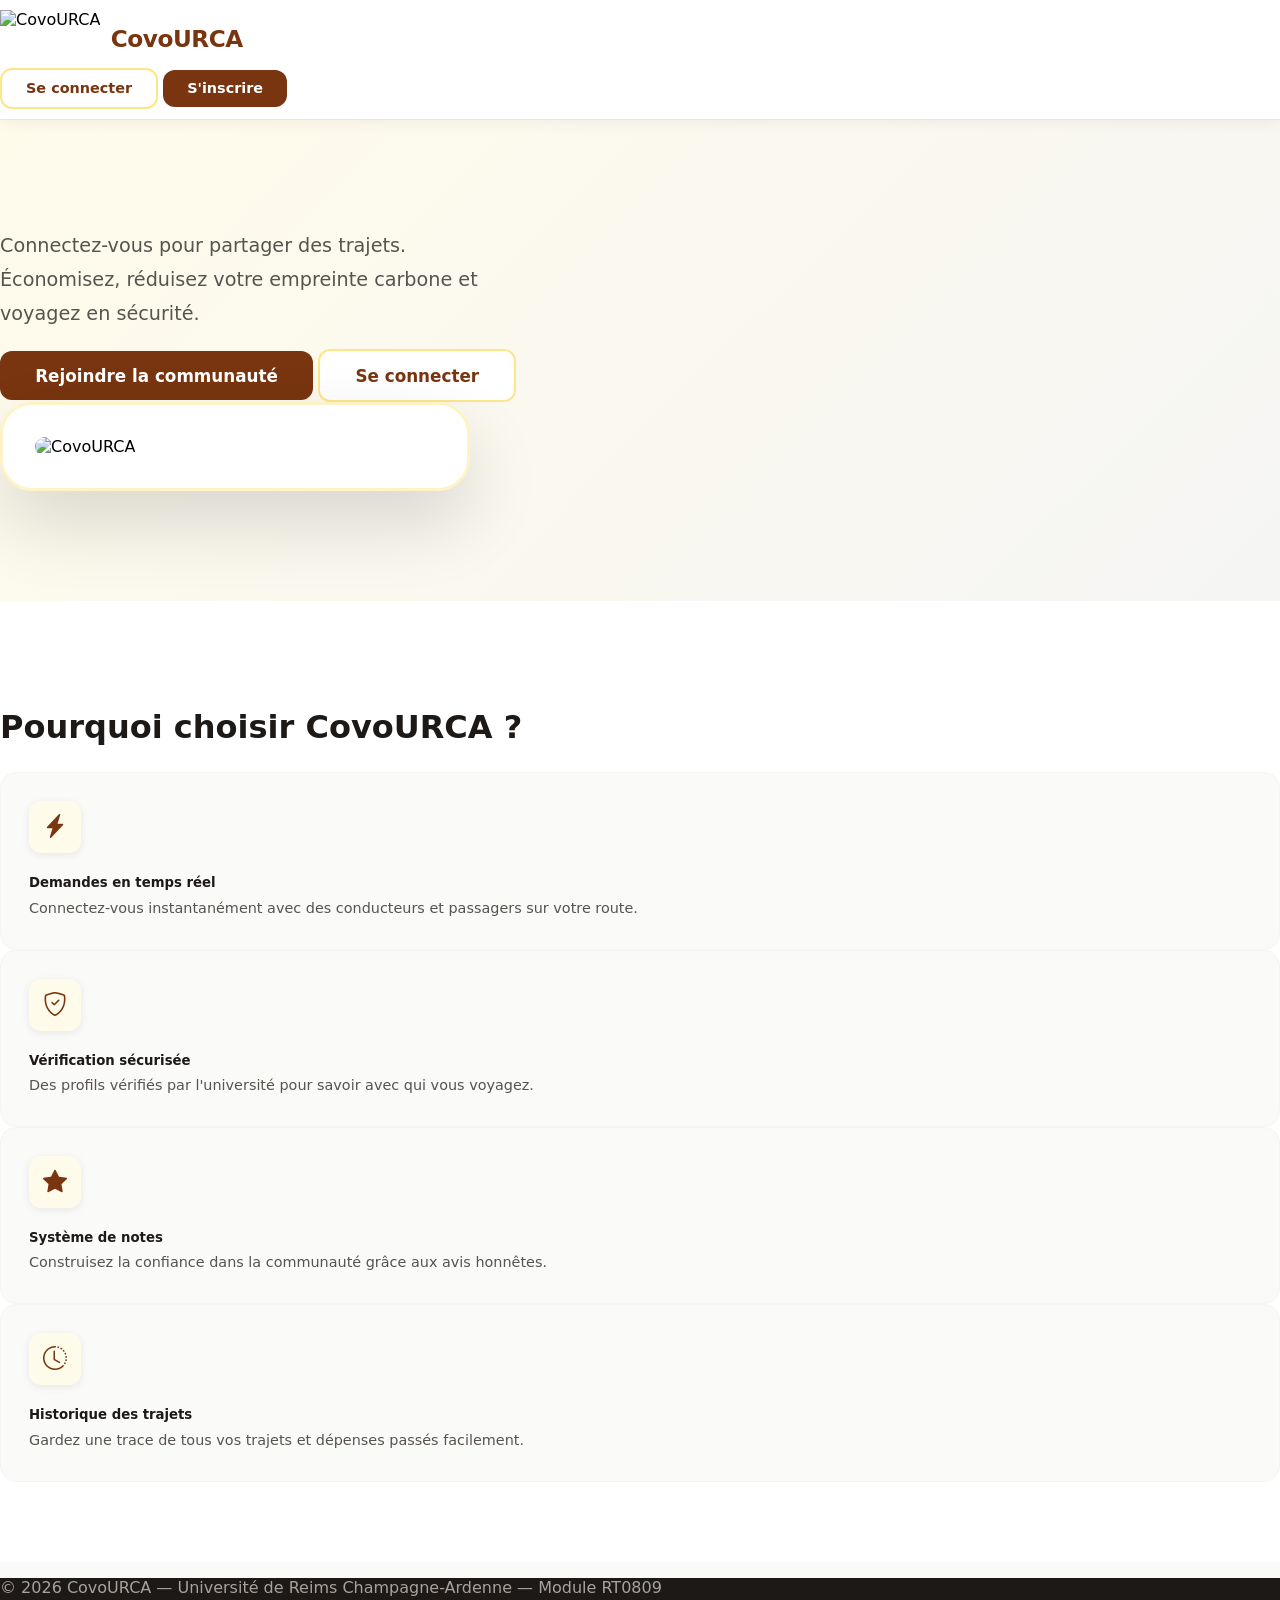
<file: src/main/resources/templates/accueil.html>
<!DOCTYPE html>
<html xmlns:th="http://www.thymeleaf.org" lang="fr">
<head>
  <meta charset="UTF-8"/>
  <meta name="viewport" content="width=device-width, initial-scale=1"/>
  <title>CovoURCA – Covoiturage Campus</title>
  <link rel="stylesheet" th:href="@{/webjars/bootstrap/5.3.3/css/bootstrap.min.css}"/>
  <link rel="stylesheet" href="https://cdn.jsdelivr.net/npm/bootstrap-icons@1.11.3/font/bootstrap-icons.min.css"/>
  <style>
    :root {
      --amber: #78350f;
      --amber-hover: #92400e;
      --amber-50: #fffbeb;
      --stone-50: #fafaf9;
      --stone-100: #f5f5f4;
      --stone-200: #e7e5e4;
      --stone-600: #57534e;
      --stone-900: #1c1917;
    }
    body { background: var(--stone-50); font-family: 'Segoe UI', system-ui, -apple-system, sans-serif; margin: 0; }

    /* ── Animations ── */
    @keyframes fadeIn {
      from { opacity: 0; }
      to   { opacity: 1; }
    }
    @keyframes slideUp {
      from { opacity: 0; transform: translateY(40px); }
      to   { opacity: 1; transform: translateY(0); }
    }
    @keyframes slideInLeft {
      from { opacity: 0; transform: translateX(-60px); }
      to   { opacity: 1; transform: translateX(0); }
    }
    @keyframes slideInRight {
      from { opacity: 0; transform: translateX(60px); }
      to   { opacity: 1; transform: translateX(0); }
    }
    @keyframes float {
      0%, 100% { transform: translateY(0px); }
      50%      { transform: translateY(-12px); }
    }

    .anim-fade  { animation: fadeIn     0.7s ease both; }
    .anim-up    { animation: slideUp    0.7s ease both; }
    .anim-left  { animation: slideInLeft  0.8s ease both; }
    .anim-right { animation: slideInRight 0.8s ease both; }

    .d1 { animation-delay: .10s; }
    .d2 { animation-delay: .20s; }
    .d3 { animation-delay: .35s; }
    .d4 { animation-delay: .50s; }
    .d5 { animation-delay: .65s; }

    /* ── Navbar ── */
    .covo-nav {
      background: #fff;
      border-bottom: 1px solid var(--stone-200);
      padding: 0.65rem 0;
      position: sticky; top: 0; z-index: 100;
      box-shadow: 0 2px 16px rgba(0,0,0,.06);
    }
    .covo-logo {
      display: flex; align-items: center; gap: 0.65rem;
      text-decoration: none;
    }
    .covo-logo img { height: 3.6rem; width: auto; transition: transform .3s; }
    .covo-logo:hover img { transform: scale(1.07); }
    .covo-logo-text { display: flex; flex-direction: column; line-height: 1.15; }
    .covo-logo-name {
      font-weight: 800; font-size: 1.45rem;
      color: var(--amber); letter-spacing: -0.02em;
    }
    .covo-logo-sub {
      font-weight: 500; font-size: 0.68rem;
      color: var(--stone-600); letter-spacing: 0.03em; text-transform: uppercase;
    }

    /* ── Buttons ── */
    .btn-amber {
      background: var(--amber); color: #fff; border: none;
      padding: 0.65rem 1.5rem; border-radius: 0.75rem;
      font-weight: 700; font-size: 0.9rem; text-decoration: none;
      display: inline-block;
      transition: background .2s, transform .15s, box-shadow .2s;
    }
    .btn-amber:hover {
      background: var(--amber-hover); color: #fff;
      transform: translateY(-2px);
      box-shadow: 0 8px 22px rgba(120,53,15,.35);
    }
    .btn-outline-amber {
      background: #fff; color: var(--amber);
      border: 2px solid #fde68a;
      padding: 0.65rem 1.5rem; border-radius: 0.75rem;
      font-weight: 700; font-size: 0.9rem; text-decoration: none;
      display: inline-block;
      transition: background .2s, border-color .2s, transform .15s;
    }
    .btn-outline-amber:hover {
      background: var(--amber-50); color: var(--amber);
      border-color: var(--amber); transform: translateY(-2px);
    }

    /* ── Hero ── */
    .hero {
      background: linear-gradient(135deg, var(--amber-50) 0%, var(--stone-100) 100%);
      padding: 90px 0 110px;
      overflow: hidden;
    }
    .hero .subtitle {
      color: var(--stone-600); font-size: 1.2rem; line-height: 1.75; max-width: 480px;
    }
    .hero-img-card {
      background: #fff;
      padding: 2rem;
      border-radius: 2rem;
      box-shadow: 0 32px 72px rgba(0,0,0,.14);
      border: 3px solid #fef3c7;
      max-width: 400px; width: 100%;
      animation: float 5s ease-in-out infinite;
    }
    .hero-img-card img { width: 100%; height: auto; display: block; border-radius: 1rem; }

    /* ── Features ── */
    .features { background: #fff; padding: 80px 0; }
    .features h2 { font-size: 2rem; font-weight: 800; color: var(--stone-900); }
    .feature-card {
      background: var(--stone-50); border: 1px solid var(--stone-100);
      border-radius: 1rem; padding: 1.75rem; height: 100%;
      transition: box-shadow .25s, transform .25s;
    }
    .feature-card:hover { box-shadow: 0 10px 30px rgba(0,0,0,.09); transform: translateY(-5px); }
    .feature-icon {
      width: 3.25rem; height: 3.25rem;
      background: var(--amber-50); border-radius: 0.75rem;
      box-shadow: 0 2px 8px rgba(0,0,0,.08);
      display: flex; align-items: center; justify-content: center;
      font-size: 1.5rem; margin-bottom: 1.25rem;
      color: var(--amber);
    }
    .feature-card h5 { font-weight: 700; color: var(--stone-900); margin-bottom: 0.4rem; }
    .feature-card p  { color: var(--stone-600); font-size: 0.9rem; line-height: 1.65; margin: 0; }

    /* ── Footer ── */
    .covo-footer { background: var(--stone-900); color: #a8a29e; }
    .covo-footer a { color: #a8a29e; text-decoration: none; transition: color .2s; }
    .covo-footer a:hover { color: #fff; }
  </style>
</head>
<body>

<!-- Navbar -->
<nav class="covo-nav anim-fade">
  <div class="container d-flex align-items-center justify-content-between">
    <a th:href="@{/}" class="covo-logo">
      <img th:src="@{/images/logo.png}" alt="CovoURCA"/>
      <div class="covo-logo-text">
        <span class="covo-logo-name">CovoURCA</span>
        
      </div>
    </a>
    <div class="d-flex gap-2">
      <a th:href="@{/connexion}"  class="btn-outline-amber">Se connecter</a>
      <a th:href="@{/inscription}" class="btn-amber">S'inscrire</a>
    </div>
  </div>
</nav>

<!-- Hero -->
<section class="hero">
  <div class="container">
    <div class="row align-items-center g-5">

      <!-- Left: subtitle + CTA -->
      <div class="col-lg-6 anim-left">
        <p class="subtitle mb-5">
          Connectez-vous pour partager des trajets.
          Économisez, réduisez votre empreinte carbone et voyagez en sécurité.
        </p>
        <div class="d-flex flex-wrap gap-3">
          <a th:href="@{/inscription}" class="btn-amber"
             style="padding:.9rem 2.2rem; font-size:1.05rem;">Rejoindre la communauté</a>
          <a th:href="@{/connexion}"  class="btn-outline-amber"
             style="padding:.9rem 2.2rem; font-size:1.05rem;">Se connecter</a>
        </div>
      </div>

      <!-- Right: ONE image card -->
      <div class="col-lg-6 d-flex justify-content-center anim-right">
        <div class="hero-img-card">
          <img th:src="@{/images/logo.png}" alt="CovoURCA"/>
        </div>
      </div>

    </div>
  </div>
</section>

<!-- Features -->
<section class="features">
  <div class="container">
    <h2 class="text-center mb-5 anim-up">Pourquoi choisir CovoURCA ?</h2>
    <div class="row g-4">
      <div class="col-md-6 col-xl-3 anim-up d2">
        <div class="feature-card">
          <div class="feature-icon"><i class="bi bi-lightning-charge-fill"></i></div>
          <h5>Demandes en temps réel</h5>
          <p>Connectez-vous instantanément avec des conducteurs et passagers sur votre route.</p>
        </div>
      </div>
      <div class="col-md-6 col-xl-3 anim-up d3">
        <div class="feature-card">
          <div class="feature-icon"><i class="bi bi-shield-check"></i></div>
          <h5>Vérification sécurisée</h5>
          <p>Des profils vérifiés par l'université pour savoir avec qui vous voyagez.</p>
        </div>
      </div>
      <div class="col-md-6 col-xl-3 anim-up d4">
        <div class="feature-card">
          <div class="feature-icon"><i class="bi bi-star-fill"></i></div>
          <h5>Système de notes</h5>
          <p>Construisez la confiance dans la communauté grâce aux avis honnêtes.</p>
        </div>
      </div>
      <div class="col-md-6 col-xl-3 anim-up d5">
        <div class="feature-card">
          <div class="feature-icon"><i class="bi bi-clock-history"></i></div>
          <h5>Historique des trajets</h5>
          <p>Gardez une trace de tous vos trajets et dépenses passés facilement.</p>
        </div>
      </div>
    </div>
  </div>
</section>

<!-- Footer -->
<footer class="covo-footer py-5">
  <div class="container text-center">
    <p class="mb-3">© 2026 CovoURCA — Université de Reims Champagne-Ardenne — Module RT0809</p>
    <div class="d-flex justify-content-center gap-4 flex-wrap">
      <a th:href="@{/confidentialite}">Politique de confidentialité</a>
      <a th:href="@{/conditions}">Conditions d'utilisation</a>
      <a href="mailto:support@covourca.fr">Support</a>
    </div>
  </div>
</footer>

<script th:src="@{/webjars/bootstrap/5.3.3/js/bootstrap.bundle.min.js}"></script>
</body>
</html>
</file>
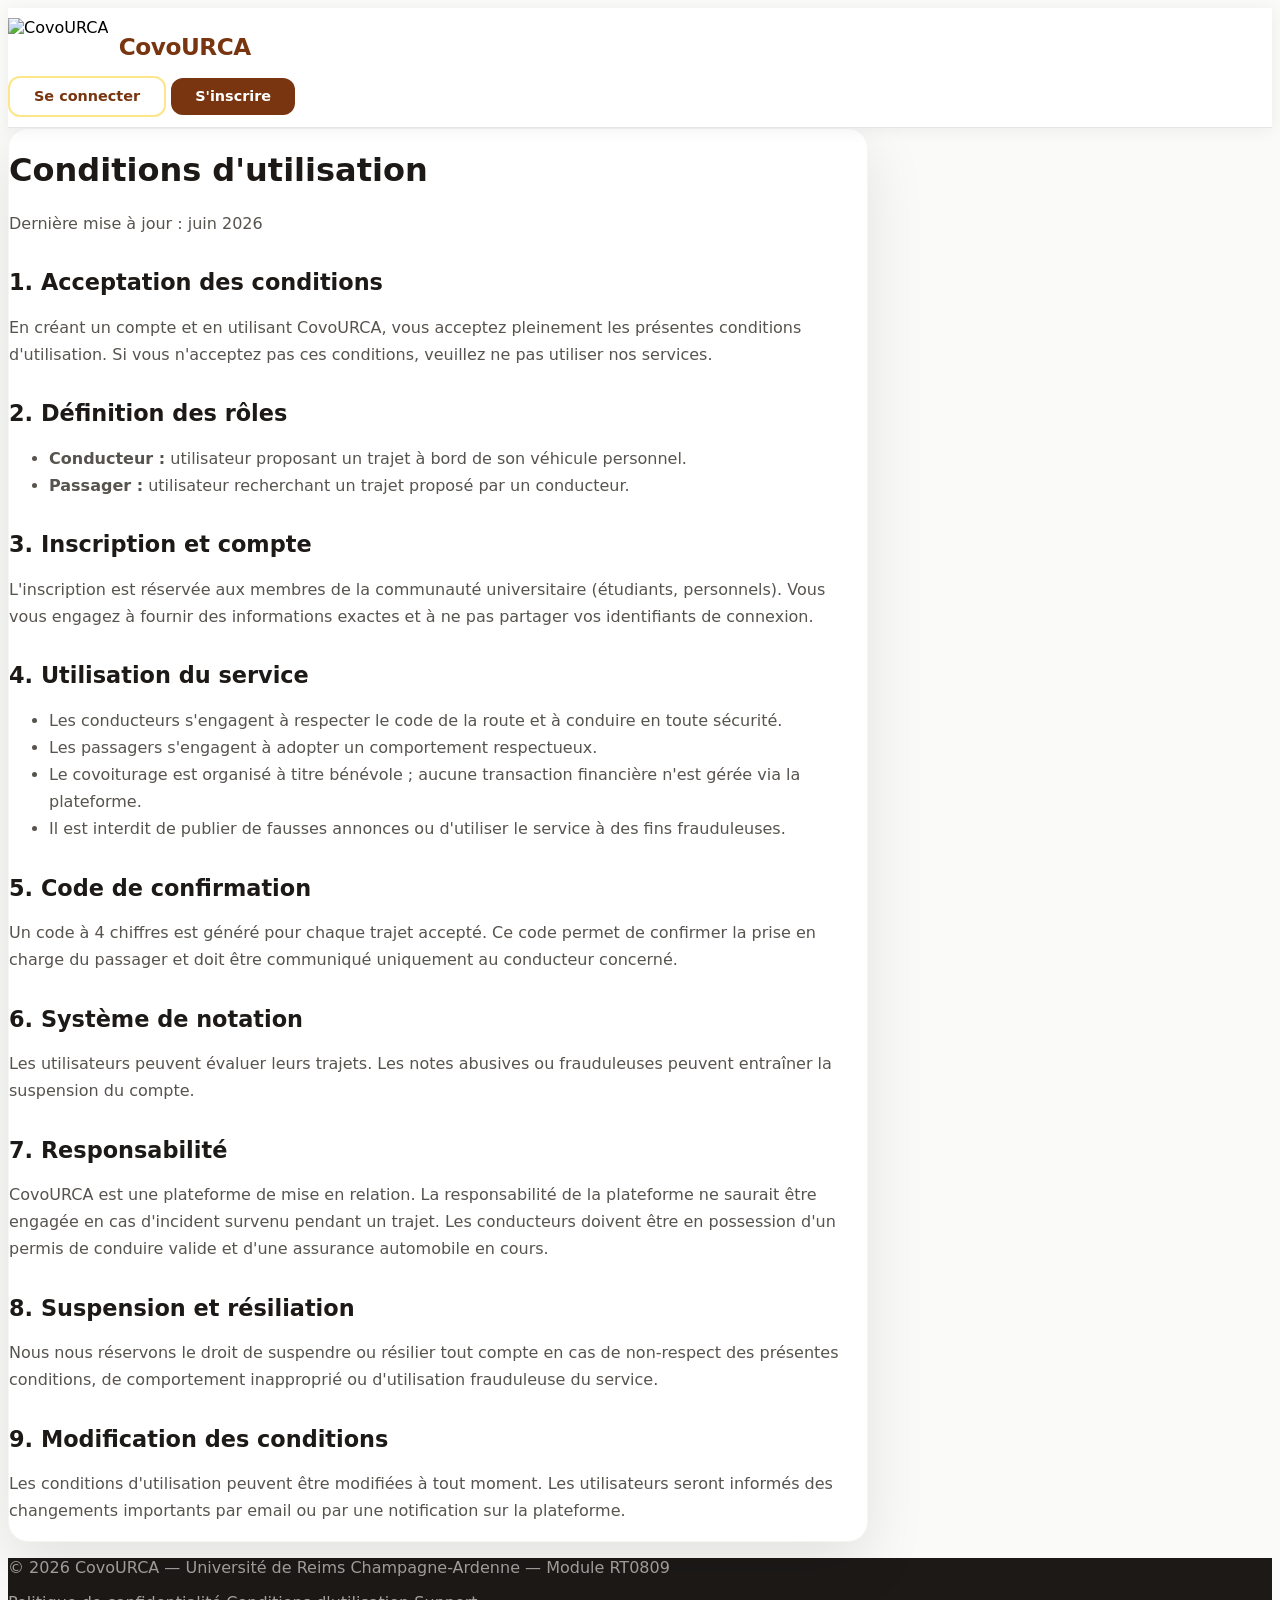
<file: src/main/resources/templates/conditions.html>
<!DOCTYPE html>
<html xmlns:th="http://www.thymeleaf.org" lang="fr">
<head>
  <meta charset="UTF-8"/>
  <meta name="viewport" content="width=device-width, initial-scale=1"/>
  <title>Conditions d'utilisation – CovoURCA</title>
  <link rel="stylesheet" th:href="@{/webjars/bootstrap/5.3.3/css/bootstrap.min.css}"/>
  <style>
    :root {
      --amber: #78350f;
      --amber-hover: #92400e;
      --amber-50: #fffbeb;
      --stone-50: #fafaf9;
      --stone-100: #f5f5f4;
      --stone-200: #e7e5e4;
      --stone-600: #57534e;
      --stone-900: #1c1917;
    }
    @keyframes fadeIn { from { opacity: 0; } to { opacity: 1; } }
    @keyframes slideUp { from { opacity: 0; transform: translateY(36px); } to { opacity: 1; transform: translateY(0); } }
    body { font-family: 'Segoe UI', system-ui, -apple-system, sans-serif; background: var(--stone-50); min-height: 100vh; animation: fadeIn 0.5s ease; }
    .covo-nav { background: #fff; border-bottom: 1px solid var(--stone-200); padding: 0.65rem 0; position: sticky; top: 0; z-index: 100; box-shadow: 0 2px 16px rgba(0,0,0,.06); }
    .covo-logo { display: flex; align-items: center; gap: 0.65rem; text-decoration: none; }
    .covo-logo img { height: 3.6rem; width: auto; transition: transform .3s; }
    .covo-logo:hover img { transform: scale(1.07); }
    .covo-logo-text { display: flex; flex-direction: column; line-height: 1.15; }
    .covo-logo-name { font-weight: 800; font-size: 1.45rem; color: var(--amber); letter-spacing: -0.02em; }
    .covo-logo-sub { font-weight: 500; font-size: 0.68rem; color: var(--stone-600); letter-spacing: 0.03em; text-transform: uppercase; }
    .btn-amber { background: var(--amber); color: #fff; border: none; padding: 0.65rem 1.5rem; border-radius: 0.75rem; font-weight: 700; font-size: 0.9rem; text-decoration: none; display: inline-block; transition: background .2s, transform .15s, box-shadow .2s; }
    .btn-amber:hover { background: var(--amber-hover); color: #fff; transform: translateY(-2px); box-shadow: 0 8px 22px rgba(120,53,15,.35); }
    .btn-outline-amber { background: #fff; color: var(--amber); border: 2px solid #fde68a; padding: 0.65rem 1.5rem; border-radius: 0.75rem; font-weight: 700; font-size: 0.9rem; text-decoration: none; display: inline-block; transition: background .2s, border-color .2s, transform .15s; }
    .btn-outline-amber:hover { background: var(--amber-50); color: var(--amber); border-color: var(--amber); transform: translateY(-2px); }
    .content-card { background: #fff; border: 1px solid var(--stone-100); border-radius: 1.25rem; box-shadow: 0 20px 60px rgba(0,0,0,.10); animation: slideUp 0.65s ease 0.15s both; }
    .content-card h2 { color: var(--stone-900); font-weight: 800; font-size: 1.4rem; margin-top: 2rem; }
    .content-card h2:first-child { margin-top: 0; }
    .content-card h3 { color: var(--amber); font-weight: 700; font-size: 1.1rem; margin-top: 1.5rem; }
    .content-card p, .content-card li { color: var(--stone-600); line-height: 1.7; }
    .covo-footer { background: var(--stone-900); color: #a8a29e; }
    .covo-footer a { color: #a8a29e; text-decoration: none; transition: color .2s; }
    .covo-footer a:hover { color: #fff; }
  </style>
</head>
<body>

<nav class="covo-nav anim-fade">
  <div class="container d-flex align-items-center justify-content-between">
    <a th:href="@{/}" class="covo-logo">
      <img th:src="@{/images/logo.png}" alt="CovoURCA"/>
      <div class="covo-logo-text">
        <span class="covo-logo-name">CovoURCA</span>
      </div>
    </a>
    <div class="d-flex gap-2">
      <a th:href="@{/connexion}"  class="btn-outline-amber">Se connecter</a>
      <a th:href="@{/inscription}" class="btn-amber">S'inscrire</a>
    </div>
  </div>
</nav>

<div class="py-5 px-3">
  <div class="mx-auto w-100" style="max-width: 860px;">
    <div class="content-card p-4 p-sm-5">
      <h1 class="fw-bold" style="color:var(--stone-900);">Conditions d'utilisation</h1>
      <p class="small" style="color:var(--stone-600);">Dernière mise à jour : juin 2026</p>

      <h2>1. Acceptation des conditions</h2>
      <p>En créant un compte et en utilisant CovoURCA, vous acceptez pleinement les présentes conditions d'utilisation. Si vous n'acceptez pas ces conditions, veuillez ne pas utiliser nos services.</p>

      <h2>2. Définition des rôles</h2>
      <ul>
        <li><strong>Conducteur :</strong> utilisateur proposant un trajet à bord de son véhicule personnel.</li>
        <li><strong>Passager :</strong> utilisateur recherchant un trajet proposé par un conducteur.</li>
      </ul>

      <h2>3. Inscription et compte</h2>
      <p>L'inscription est réservée aux membres de la communauté universitaire (étudiants, personnels). Vous vous engagez à fournir des informations exactes et à ne pas partager vos identifiants de connexion.</p>

      <h2>4. Utilisation du service</h2>
      <ul>
        <li>Les conducteurs s'engagent à respecter le code de la route et à conduire en toute sécurité.</li>
        <li>Les passagers s'engagent à adopter un comportement respectueux.</li>
        <li>Le covoiturage est organisé à titre bénévole ; aucune transaction financière n'est gérée via la plateforme.</li>
        <li>Il est interdit de publier de fausses annonces ou d'utiliser le service à des fins frauduleuses.</li>
      </ul>

      <h2>5. Code de confirmation</h2>
      <p>Un code à 4 chiffres est généré pour chaque trajet accepté. Ce code permet de confirmer la prise en charge du passager et doit être communiqué uniquement au conducteur concerné.</p>

      <h2>6. Système de notation</h2>
      <p>Les utilisateurs peuvent évaluer leurs trajets. Les notes abusives ou frauduleuses peuvent entraîner la suspension du compte.</p>

      <h2>7. Responsabilité</h2>
      <p>CovoURCA est une plateforme de mise en relation. La responsabilité de la plateforme ne saurait être engagée en cas d'incident survenu pendant un trajet. Les conducteurs doivent être en possession d'un permis de conduire valide et d'une assurance automobile en cours.</p>

      <h2>8. Suspension et résiliation</h2>
      <p>Nous nous réservons le droit de suspendre ou résilier tout compte en cas de non-respect des présentes conditions, de comportement inapproprié ou d'utilisation frauduleuse du service.</p>

      <h2>9. Modification des conditions</h2>
      <p>Les conditions d'utilisation peuvent être modifiées à tout moment. Les utilisateurs seront informés des changements importants par email ou par une notification sur la plateforme.</p>
    </div>
  </div>
</div>

<footer class="covo-footer py-5">
  <div class="container text-center">
    <p class="mb-3">© 2026 CovoURCA — Université de Reims Champagne-Ardenne — Module RT0809</p>
    <div class="d-flex justify-content-center gap-4 flex-wrap">
      <a th:href="@{/confidentialite}">Politique de confidentialité</a>
      <a th:href="@{/conditions}">Conditions d'utilisation</a>
      <a href="mailto:support@covourca.fr">Support</a>
    </div>
  </div>
</footer>

<script th:src="@{/webjars/bootstrap/5.3.3/js/bootstrap.bundle.min.js}"></script>
</body>
</html>
</file>
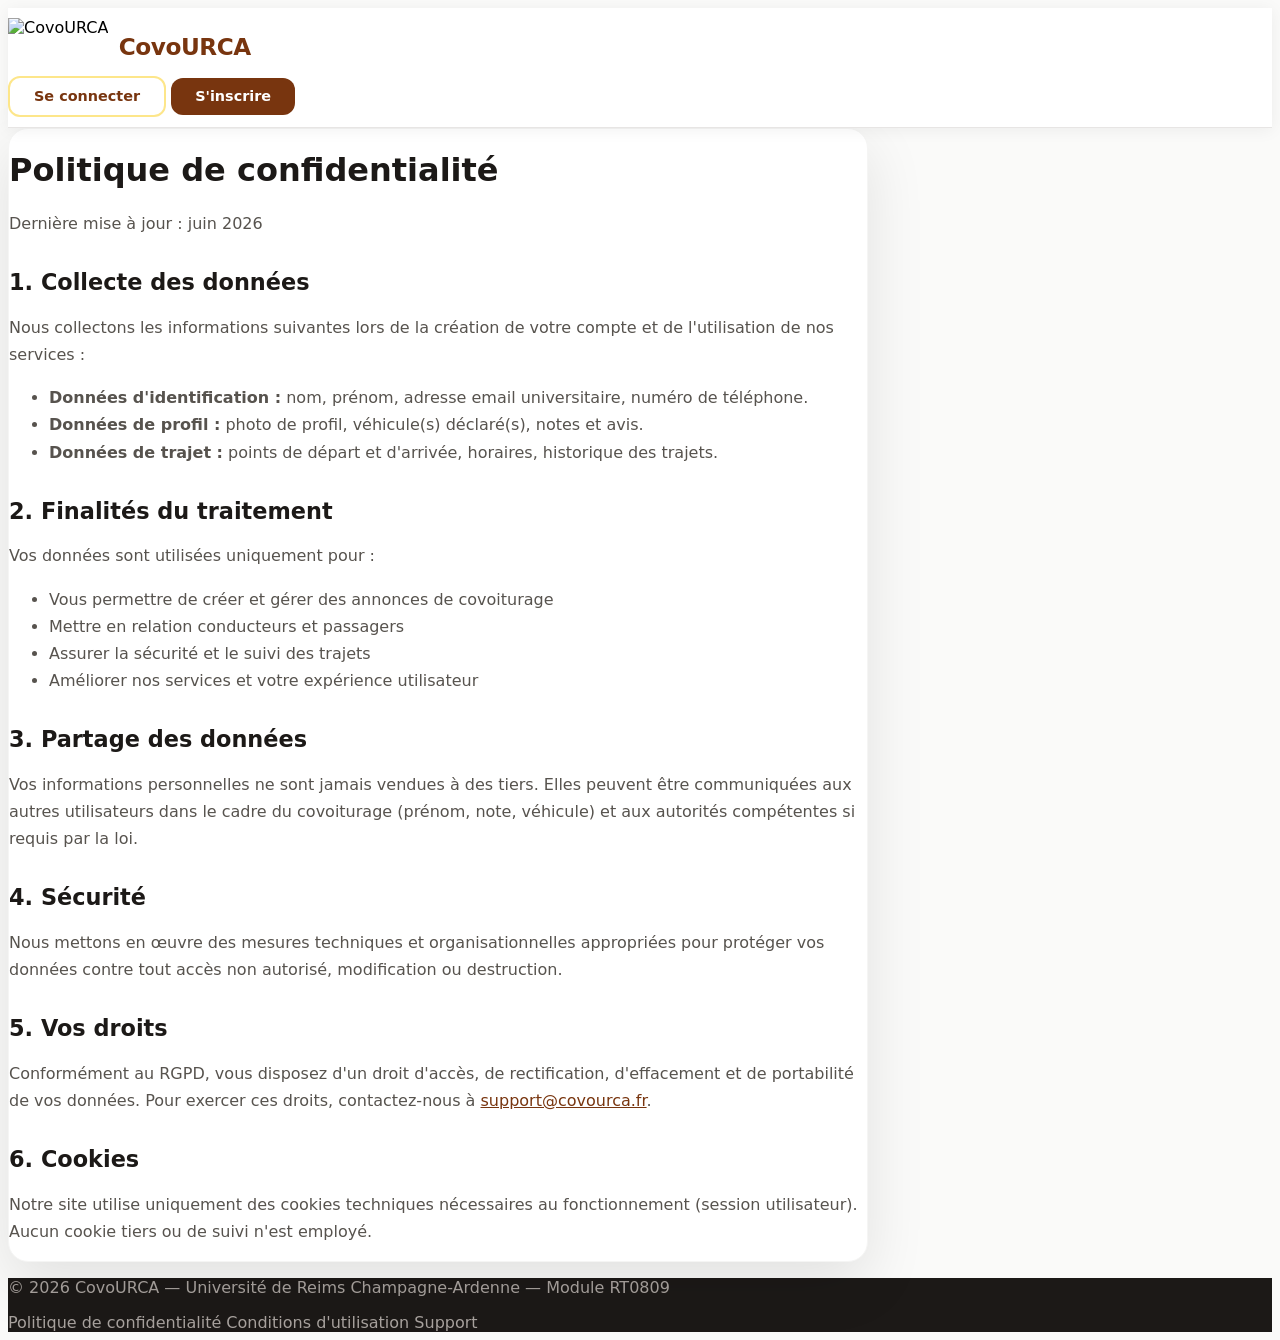
<file: src/main/resources/templates/confidentialite.html>
<!DOCTYPE html>
<html xmlns:th="http://www.thymeleaf.org" lang="fr">
<head>
  <meta charset="UTF-8"/>
  <meta name="viewport" content="width=device-width, initial-scale=1"/>
  <title>Politique de confidentialité – CovoURCA</title>
  <link rel="stylesheet" th:href="@{/webjars/bootstrap/5.3.3/css/bootstrap.min.css}"/>
  <style>
    :root {
      --amber: #78350f;
      --amber-hover: #92400e;
      --amber-50: #fffbeb;
      --stone-50: #fafaf9;
      --stone-100: #f5f5f4;
      --stone-200: #e7e5e4;
      --stone-600: #57534e;
      --stone-900: #1c1917;
    }
    @keyframes fadeIn { from { opacity: 0; } to { opacity: 1; } }
    @keyframes slideUp { from { opacity: 0; transform: translateY(36px); } to { opacity: 1; transform: translateY(0); } }
    body { font-family: 'Segoe UI', system-ui, -apple-system, sans-serif; background: var(--stone-50); min-height: 100vh; animation: fadeIn 0.5s ease; }
    .covo-nav { background: #fff; border-bottom: 1px solid var(--stone-200); padding: 0.65rem 0; position: sticky; top: 0; z-index: 100; box-shadow: 0 2px 16px rgba(0,0,0,.06); }
    .covo-logo { display: flex; align-items: center; gap: 0.65rem; text-decoration: none; }
    .covo-logo img { height: 3.6rem; width: auto; transition: transform .3s; }
    .covo-logo:hover img { transform: scale(1.07); }
    .covo-logo-text { display: flex; flex-direction: column; line-height: 1.15; }
    .covo-logo-name { font-weight: 800; font-size: 1.45rem; color: var(--amber); letter-spacing: -0.02em; }
    .covo-logo-sub { font-weight: 500; font-size: 0.68rem; color: var(--stone-600); letter-spacing: 0.03em; text-transform: uppercase; }
    .btn-amber { background: var(--amber); color: #fff; border: none; padding: 0.65rem 1.5rem; border-radius: 0.75rem; font-weight: 700; font-size: 0.9rem; text-decoration: none; display: inline-block; transition: background .2s, transform .15s, box-shadow .2s; }
    .btn-amber:hover { background: var(--amber-hover); color: #fff; transform: translateY(-2px); box-shadow: 0 8px 22px rgba(120,53,15,.35); }
    .btn-outline-amber { background: #fff; color: var(--amber); border: 2px solid #fde68a; padding: 0.65rem 1.5rem; border-radius: 0.75rem; font-weight: 700; font-size: 0.9rem; text-decoration: none; display: inline-block; transition: background .2s, border-color .2s, transform .15s; }
    .btn-outline-amber:hover { background: var(--amber-50); color: var(--amber); border-color: var(--amber); transform: translateY(-2px); }
    .content-card { background: #fff; border: 1px solid var(--stone-100); border-radius: 1.25rem; box-shadow: 0 20px 60px rgba(0,0,0,.10); animation: slideUp 0.65s ease 0.15s both; }
    .content-card h2 { color: var(--stone-900); font-weight: 800; font-size: 1.4rem; margin-top: 2rem; }
    .content-card h2:first-child { margin-top: 0; }
    .content-card h3 { color: var(--amber); font-weight: 700; font-size: 1.1rem; margin-top: 1.5rem; }
    .content-card p, .content-card li { color: var(--stone-600); line-height: 1.7; }
    .covo-footer { background: var(--stone-900); color: #a8a29e; }
    .covo-footer a { color: #a8a29e; text-decoration: none; transition: color .2s; }
    .covo-footer a:hover { color: #fff; }
  </style>
</head>
<body>

<nav class="covo-nav anim-fade">
  <div class="container d-flex align-items-center justify-content-between">
    <a th:href="@{/}" class="covo-logo">
      <img th:src="@{/images/logo.png}" alt="CovoURCA"/>
      <div class="covo-logo-text">
        <span class="covo-logo-name">CovoURCA</span>
      </div>
    </a>
    <div class="d-flex gap-2">
      <a th:href="@{/connexion}"  class="btn-outline-amber">Se connecter</a>
      <a th:href="@{/inscription}" class="btn-amber">S'inscrire</a>
    </div>
  </div>
</nav>

<div class="py-5 px-3">
  <div class="mx-auto w-100" style="max-width: 860px;">
    <div class="content-card p-4 p-sm-5">
      <h1 class="fw-bold" style="color:var(--stone-900);">Politique de confidentialité</h1>
      <p class="small" style="color:var(--stone-600);">Dernière mise à jour : juin 2026</p>

      <h2>1. Collecte des données</h2>
      <p>Nous collectons les informations suivantes lors de la création de votre compte et de l'utilisation de nos services :</p>
      <ul>
        <li><strong>Données d'identification :</strong> nom, prénom, adresse email universitaire, numéro de téléphone.</li>
        <li><strong>Données de profil :</strong> photo de profil, véhicule(s) déclaré(s), notes et avis.</li>
        <li><strong>Données de trajet :</strong> points de départ et d'arrivée, horaires, historique des trajets.</li>
      </ul>

      <h2>2. Finalités du traitement</h2>
      <p>Vos données sont utilisées uniquement pour :</p>
      <ul>
        <li>Vous permettre de créer et gérer des annonces de covoiturage</li>
        <li>Mettre en relation conducteurs et passagers</li>
        <li>Assurer la sécurité et le suivi des trajets</li>
        <li>Améliorer nos services et votre expérience utilisateur</li>
      </ul>

      <h2>3. Partage des données</h2>
      <p>Vos informations personnelles ne sont jamais vendues à des tiers. Elles peuvent être communiquées aux autres utilisateurs dans le cadre du covoiturage (prénom, note, véhicule) et aux autorités compétentes si requis par la loi.</p>

      <h2>4. Sécurité</h2>
      <p>Nous mettons en œuvre des mesures techniques et organisationnelles appropriées pour protéger vos données contre tout accès non autorisé, modification ou destruction.</p>

      <h2>5. Vos droits</h2>
      <p>Conformément au RGPD, vous disposez d'un droit d'accès, de rectification, d'effacement et de portabilité de vos données. Pour exercer ces droits, contactez-nous à <a href="mailto:support@covourca.fr" style="color:var(--amber);">support@covourca.fr</a>.</p>

      <h2>6. Cookies</h2>
      <p>Notre site utilise uniquement des cookies techniques nécessaires au fonctionnement (session utilisateur). Aucun cookie tiers ou de suivi n'est employé.</p>
    </div>
  </div>
</div>

<footer class="covo-footer py-5">
  <div class="container text-center">
    <p class="mb-3">© 2026 CovoURCA — Université de Reims Champagne-Ardenne — Module RT0809</p>
    <div class="d-flex justify-content-center gap-4 flex-wrap">
      <a th:href="@{/confidentialite}">Politique de confidentialité</a>
      <a th:href="@{/conditions}">Conditions d'utilisation</a>
      <a href="mailto:support@covourca.fr">Support</a>
    </div>
  </div>
</footer>

<script th:src="@{/webjars/bootstrap/5.3.3/js/bootstrap.bundle.min.js}"></script>
</body>
</html>
</file>
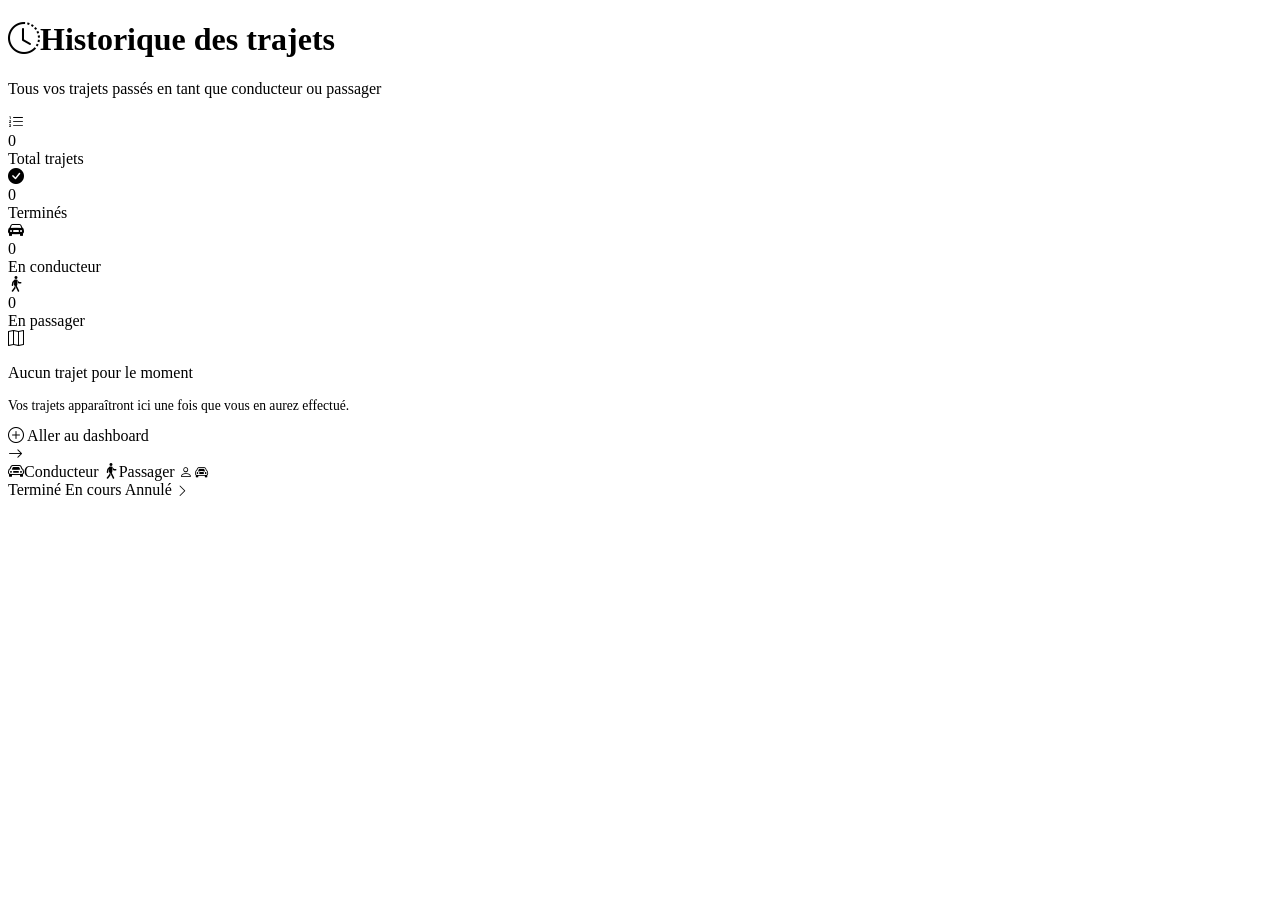
<file: src/main/resources/templates/historique.html>
<!DOCTYPE html>
<html xmlns:th="http://www.thymeleaf.org" lang="fr">
<head>
  <meta charset="UTF-8"/>
  <meta name="viewport" content="width=device-width, initial-scale=1"/>
  <title>Historique – CovoURCA</title>
  <link rel="stylesheet" th:href="@{/webjars/bootstrap/5.3.3/css/bootstrap.min.css}"/>
  <link rel="stylesheet" href="https://cdn.jsdelivr.net/npm/bootstrap-icons@1.11.3/font/bootstrap-icons.min.css"/>
  <link rel="stylesheet" th:href="@{/css/covourca.css}"/>
</head>
<body class="anim-fade">
<div th:replace="~{fragments/navbar :: navbar}"></div>

<!-- Page header -->
<div class="page-header">
  <div class="container">
    <h1><i class="bi bi-clock-history me-2" style="color:var(--amber);"></i>Historique des trajets</h1>
    <p class="subtitle">Tous vos trajets passés en tant que conducteur ou passager</p>
  </div>
</div>

<div class="container page-container py-4">

  <!-- Stats bar -->
  <div th:if="${!#lists.isEmpty(trajets)}" class="row g-3 mb-4">
    <div class="col-6 col-md-3 anim-up d1">
      <div class="stat-card d-flex align-items-center gap-3">
        <div class="stat-icon"><i class="bi bi-list-ol"></i></div>
        <div>
          <div class="stat-val" th:text="${#lists.size(trajets)}">0</div>
          <div class="stat-label">Total trajets</div>
        </div>
      </div>
    </div>
    <div class="col-6 col-md-3 anim-up d2">
      <div class="stat-card d-flex align-items-center gap-3">
        <div class="stat-icon green"><i class="bi bi-check-circle-fill"></i></div>
        <div>
          <div class="stat-val" th:text="${nbTermines}">0</div>
          <div class="stat-label">Terminés</div>
        </div>
      </div>
    </div>
    <div class="col-6 col-md-3 anim-up d3">
      <div class="stat-card d-flex align-items-center gap-3">
        <div class="stat-icon"><i class="bi bi-car-front-fill"></i></div>
        <div>
          <div class="stat-val" th:text="${nbConducteur}">0</div>
          <div class="stat-label">En conducteur</div>
        </div>
      </div>
    </div>
    <div class="col-6 col-md-3 anim-up d4">
      <div class="stat-card d-flex align-items-center gap-3">
        <div class="stat-icon blue"><i class="bi bi-person-walking"></i></div>
        <div>
          <div class="stat-val" th:text="${nbPassager}">0</div>
          <div class="stat-label">En passager</div>
        </div>
      </div>
    </div>
  </div>

  <!-- Empty state -->
  <div th:if="${#lists.isEmpty(trajets)}" class="covo-card anim-up">
    <div class="covo-card-body">
      <div class="empty-state py-4">
        <i class="bi bi-map" style="color:var(--stone-300);"></i>
        <p class="fw-bold" style="color:var(--stone-600);">Aucun trajet pour le moment</p>
        <p style="color:var(--stone-400); font-size:0.85rem;">
          Vos trajets apparaîtront ici une fois que vous en aurez effectué.
        </p>
        <a th:href="@{/dashboard}" class="btn-amber mt-2">
          <i class="bi bi-plus-circle"></i> Aller au dashboard
        </a>
      </div>
    </div>
  </div>

  <!-- Trip list -->
  <div th:if="${!#lists.isEmpty(trajets)}" class="d-flex flex-column gap-2 anim-up d2">

    <a th:each="t,iter : ${trajets}"
       th:href="@{/trajets/{id}(id=${t.id})}"
       class="history-item">

      <!-- Left icon -->
      <div class="history-timeline-dot"
           th:classappend="${t.conducteur.id == utilisateur.id} ? 'card-icon' : 'card-icon blue'">
        <i th:class="${t.conducteur.id == utilisateur.id} ? 'bi bi-car-front-fill' : 'bi bi-person-walking'"></i>
      </div>

      <!-- Trip info -->
      <div class="flex-grow-1 min-width-0">
        <div class="d-flex align-items-center gap-2 flex-wrap mb-1">
          <span class="fw-bold" style="font-size:0.93rem;">
            <span th:text="${t.demande.departDisplay}"></span>
            <i class="bi bi-arrow-right mx-1" style="color:var(--stone-400);"></i>
            <span th:text="${t.demande.arriveeDisplay}"></span>
          </span>
        </div>
        <div class="d-flex flex-wrap gap-2 align-items-center">
          <span class="badge-amber" th:if="${t.conducteur.id == utilisateur.id}">
            <i class="bi bi-car-front me-1"></i>Conducteur
          </span>
          <span class="badge-blue" th:if="${t.passager.id == utilisateur.id}">
            <i class="bi bi-person-walking me-1"></i>Passager
          </span>
          <span style="font-size:0.82rem; color:var(--stone-600);">
            <i class="bi bi-person me-1"></i>
            <span th:if="${t.conducteur.id == utilisateur.id}" th:text="${t.passager.prenom + ' ' + t.passager.nom}"></span>
            <span th:if="${t.passager.id   == utilisateur.id}" th:text="${t.conducteur.prenom + ' ' + t.conducteur.nom}"></span>
          </span>
          <span th:if="${t.vehicule != null}" style="font-size:0.82rem; color:var(--stone-600);">
            <i class="bi bi-car-front me-1"></i>
            <span th:text="${t.vehicule.marque + ' ' + t.vehicule.modele}"></span>
          </span>
        </div>
      </div>

      <!-- Right: status + payment + chevron -->
      <div class="d-flex flex-column align-items-end gap-1 flex-shrink-0">
        <span class="badge-green"  th:if="${t.statut.name() == 'TERMINE'}">Terminé</span>
        <span class="badge-blue"   th:if="${t.statut.name() == 'EN_COURS' or t.statut.name() == 'CONFIRME'}">En cours</span>
        <span class="badge-red"    th:if="${t.statut.name() == 'ANNULE'}">Annulé</span>
        <i class="bi bi-chevron-right mt-1" style="color:var(--stone-300); font-size:0.8rem;"></i>
      </div>
    </a>

  </div>

</div>

<div th:replace="~{fragments/footer :: footer}"></div>

<script th:src="@{/webjars/bootstrap/5.3.3/js/bootstrap.bundle.min.js}"></script>
</body>
</html>
</file>
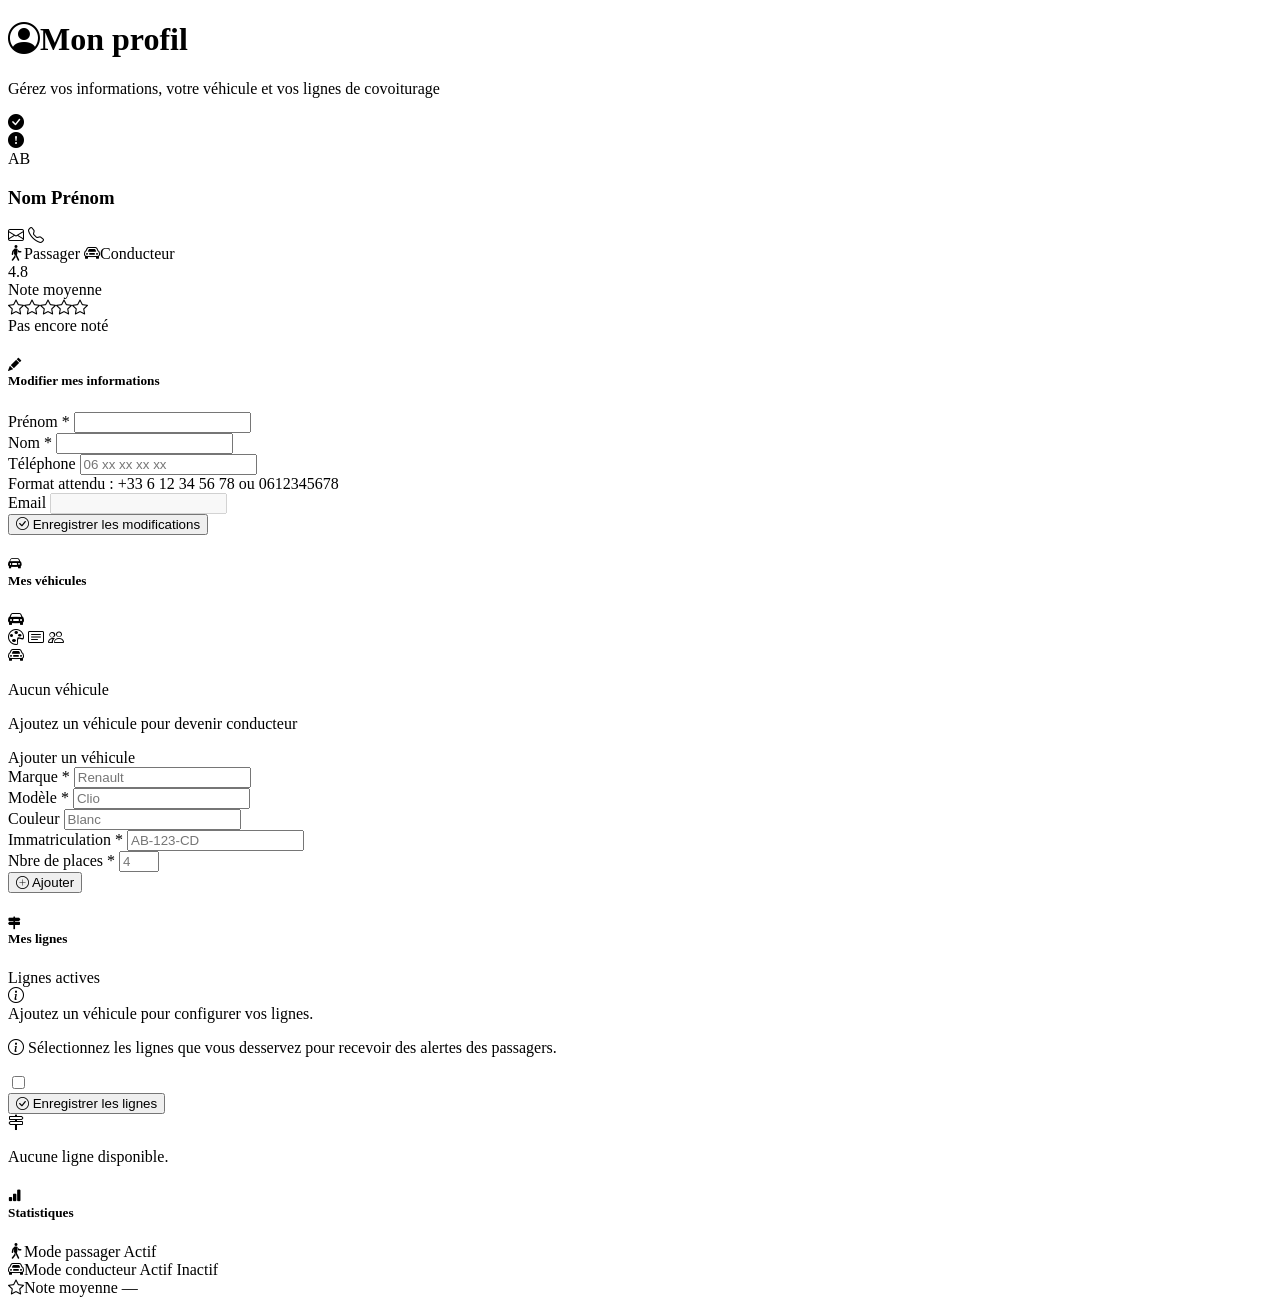
<file: src/main/resources/templates/profil.html>
<!DOCTYPE html>
<html xmlns:th="http://www.thymeleaf.org" lang="fr">
<head>
  <meta charset="UTF-8"/>
  <meta name="viewport" content="width=device-width, initial-scale=1"/>
  <title>Mon profil – CovoURCA</title>
  <link rel="stylesheet" th:href="@{/webjars/bootstrap/5.3.3/css/bootstrap.min.css}"/>
  <link rel="stylesheet" href="https://cdn.jsdelivr.net/npm/bootstrap-icons@1.11.3/font/bootstrap-icons.min.css"/>
  <link rel="stylesheet" th:href="@{/css/covourca.css}"/>
</head>
<body class="anim-fade">
<div th:replace="~{fragments/navbar :: navbar}"></div>

<!-- Page header -->
<div class="page-header">
  <div class="container">
    <h1><i class="bi bi-person-circle me-2" style="color:var(--amber)"></i>Mon profil</h1>
    <p class="subtitle">Gérez vos informations, votre véhicule et vos lignes de covoiturage</p>
  </div>
</div>

<div class="container page-container py-4">

  <!-- Flash messages -->
  <div th:if="${success}" class="alert-covo alert-covo-success mb-3 anim-up">
    <i class="bi bi-check-circle-fill"></i><span th:text="${success}"></span>
  </div>
  <div th:if="${erreur}" class="alert-covo alert-covo-danger mb-3 anim-up">
    <i class="bi bi-exclamation-circle-fill"></i><span th:text="${erreur}"></span>
  </div>

  <!-- ── Profile header ── -->
  <div class="covo-card mb-4 anim-up d1">
    <div class="covo-card-body">
      <div class="d-flex align-items-center gap-4 flex-wrap">
        <div class="profile-avatar"
             th:text="${#strings.substring(utilisateur.prenom,0,1).toUpperCase() + #strings.substring(utilisateur.nom,0,1).toUpperCase()}">
          AB
        </div>
        <div class="flex-grow-1">
          <h3 class="fw-bold mb-1"
              th:text="${utilisateur.prenom + ' ' + utilisateur.nom}">Nom Prénom</h3>
          <div class="d-flex flex-wrap gap-2 align-items-center mb-2">
            <span class="text-secondary">
              <i class="bi bi-envelope me-1"></i>
              <span th:text="${utilisateur.email}"></span>
            </span>
            <span th:if="${utilisateur.telephone}" class="text-secondary">
              <i class="bi bi-telephone me-1"></i>
              <span th:text="${utilisateur.telephone}"></span>
            </span>
          </div>
          <div class="d-flex flex-wrap gap-2">
            <span class="badge-blue"><i class="bi bi-person-walking me-1"></i>Passager</span>
            <span class="badge-amber" th:if="${utilisateur.estConducteur}"><i class="bi bi-car-front me-1"></i>Conducteur</span>
          </div>
        </div>
        <!-- Rating display -->
        <div class="text-center" th:if="${utilisateur.noteMoyenne != null}">
          <div class="rating-big"
               th:text="${#numbers.formatDecimal(utilisateur.noteMoyenne,1,1)}">4.8</div>
          <div class="rating-stars">
            <span th:each="i : ${#numbers.sequence(1,5)}">
              <i th:class="${i <= utilisateur.noteMoyenne} ? 'bi bi-star-fill' : 'bi bi-star'"></i>
            </span>
          </div>
          <div class="form-hint">Note moyenne</div>
        </div>
        <div class="text-center" th:if="${utilisateur.noteMoyenne == null}">
          <div class="rating-empty">
            <i class="bi bi-star"></i><i class="bi bi-star"></i><i class="bi bi-star"></i><i class="bi bi-star"></i><i class="bi bi-star"></i>
          </div>
          <div class="form-hint">Pas encore noté</div>
        </div>
      </div>
    </div>
  </div>

  <!-- ── Edit personal info ── -->
  <div class="covo-card mb-4 anim-up d2">
    <div class="covo-card-header">
      <h5><div class="card-icon blue"><i class="bi bi-pencil-fill"></i></div> Modifier mes informations</h5>
    </div>
    <div class="covo-card-body">
      <form th:action="@{/profil/infos}" th:object="${profilDto}" method="post">
        <div class="row g-3">
          <div class="col-sm-6">
            <label class="form-label">Prénom *</label>
            <input type="text" class="form-control" th:field="*{prenom}" th:value="${utilisateur.prenom}" required maxlength="80"/>
            <div class="text-danger small" th:if="${#fields.hasErrors('prenom')}" th:errors="*{prenom}"></div>
          </div>
          <div class="col-sm-6">
            <label class="form-label">Nom *</label>
            <input type="text" class="form-control" th:field="*{nom}" th:value="${utilisateur.nom}" required maxlength="80"/>
            <div class="text-danger small" th:if="${#fields.hasErrors('nom')}" th:errors="*{nom}"></div>
          </div>
          <div class="col-sm-6">
            <label class="form-label">Téléphone</label>
            <input type="tel" class="form-control" th:field="*{telephone}" th:value="${utilisateur.telephone}" placeholder="06 xx xx xx xx" maxlength="20"/>
            <div class="text-danger small" th:if="${#fields.hasErrors('telephone')}" th:errors="*{telephone}"></div>
            <div class="form-hint" th:unless="${#fields.hasErrors('telephone')}">Format attendu : +33 6 12 34 56 78 ou 0612345678</div>
          </div>
          <div class="col-sm-6">
            <label class="form-label">Email</label>
            <input type="email" class="form-control" th:value="${utilisateur.email}" disabled
                   title="L'email ne peut pas être modifié"/>
          </div>
          <div class="col-12 d-flex justify-content-end">
            <button type="submit" class="btn-amber">
              <i class="bi bi-check-circle"></i> Enregistrer les modifications
            </button>
          </div>
        </div>
      </form>
    </div>
  </div>

  <div class="row g-4">

    <!-- ── Vehicles ── -->
    <div class="col-lg-7">
      <div class="covo-card anim-up d2">
        <div class="covo-card-header">
          <h5><div class="card-icon"><i class="bi bi-car-front-fill"></i></div> Mes véhicules</h5>
          <span class="badge-amber" th:if="${!#lists.isEmpty(vehicules)}" th:text="${#lists.size(vehicules) + ' véhicule(s)'}"></span>
        </div>
        <div class="covo-card-body">

          <!-- Existing vehicles -->
          <div th:if="${!#lists.isEmpty(vehicules)}" class="d-flex flex-column gap-2 mb-4">
            <div th:each="v : ${vehicules}" class="vehicle-card">
              <div class="vehicle-icon"><i class="bi bi-car-front-fill"></i></div>
              <div class="flex-grow-1">
                <div class="fw-bold" th:text="${v.marque + ' ' + v.modele}"></div>
                <div class="small d-flex flex-wrap gap-2 mt-1">
                  <span class="text-muted-covo"><i class="bi bi-palette me-1"></i><span th:text="${v.couleur}"></span></span>
                  <span class="text-muted-covo"><i class="bi bi-card-text me-1"></i><span th:text="${v.immatriculation}"></span></span>
                  <span class="badge-green"><i class="bi bi-people me-1"></i><span th:text="${v.placesDisponibles + '/' + v.nombrePlaces + ' places'}"></span></span>
                </div>
              </div>
            </div>
          </div>

          <div th:if="${#lists.isEmpty(vehicules)}" class="empty-state py-3 mb-3">
            <i class="bi bi-car-front"></i>
            <p class="fw-bold">Aucun véhicule</p>
            <p>Ajoutez un véhicule pour devenir conducteur</p>
          </div>

          <!-- Add vehicle form -->
          <div class="section-label">Ajouter un véhicule</div>
          <form th:action="@{/profil/vehicule/ajouter}" th:object="${vehiculeDto}" method="post">
            <div class="row g-2">
              <div class="col-6">
                <label class="form-label">Marque *</label>
                <input type="text" class="form-control" th:field="*{marque}" placeholder="Renault" required/>
              </div>
              <div class="col-6">
                <label class="form-label">Modèle *</label>
                <input type="text" class="form-control" th:field="*{modele}" placeholder="Clio" required/>
              </div>
              <div class="col-6">
                <label class="form-label">Couleur</label>
                <input type="text" class="form-control" th:field="*{couleur}" placeholder="Blanc"/>
              </div>
              <div class="col-6">
                <label class="form-label">Immatriculation *</label>
                <input type="text" class="form-control" th:field="*{immatriculation}" placeholder="AB-123-CD" required/>
              </div>
              <div class="col-6">
                <label class="form-label">Nbre de places *</label>
                <input type="number" class="form-control" th:field="*{nombrePlaces}" placeholder="4" min="1" max="9" required/>
              </div>
              <div class="col-6 d-flex align-items-end">
                <button type="submit" class="btn-amber btn-w-full">
                  <i class="bi bi-plus-circle"></i> Ajouter
                </button>
              </div>
            </div>
          </form>
        </div>
      </div>
    </div>

    <!-- ── Driver Lines (right column) ── -->
    <div class="col-lg-5">
      <div class="covo-card anim-up d3">
        <div class="covo-card-header">
          <h5><div class="card-icon green"><i class="bi bi-signpost-2-fill"></i></div> Mes lignes</h5>
          <span class="badge-green" th:if="${conducteurAvecLignes}">Lignes actives</span>
        </div>
        <div class="covo-card-body">

          <div th:if="${!utilisateur.estConducteur}" class="alert-covo alert-covo-warn mb-3">
            <i class="bi bi-info-circle"></i>
            <div class="small">Ajoutez un véhicule pour configurer vos lignes.</div>
          </div>

          <div th:if="${utilisateur.estConducteur}">
            <p class="form-hint mb-3">
              <i class="bi bi-info-circle me-1"></i>
              Sélectionnez les lignes que vous desservez pour recevoir des alertes des passagers.
            </p>
            <form th:action="@{/profil/lignes/update}" method="post">
              <div class="d-flex flex-column gap-2 mb-3">
                <label th:each="l : ${toutesLignes}"
                       class="line-checkbox-item"
                       th:classappend="${#lists.contains(utilisateur.lignes, l)} ? ' checked' : ''">
                  <input type="checkbox" name="ligneIds" th:value="${l.id}"
                         th:checked="${#lists.contains(utilisateur.lignes, l)}"/>
                  <div>
                    <div class="fw-semibold" th:text="${l.nom}"></div>
                  </div>
                </label>
              </div>
              <button type="submit" class="btn-amber btn-w-full">
                <i class="bi bi-check-circle"></i> Enregistrer les lignes
              </button>
            </form>
          </div>

          <div th:if="${#lists.isEmpty(toutesLignes)}" class="empty-state py-2">
            <i class="bi bi-signpost-2"></i>
            <p class="form-hint">Aucune ligne disponible.</p>
          </div>
        </div>
      </div>
    </div>
  </div>

  <!-- Quick stats / full width -->
  <div class="covo-card mt-4 anim-up d4">
    <div class="covo-card-header">
      <h5><div class="card-icon blue"><i class="bi bi-bar-chart-fill"></i></div> Statistiques</h5>
    </div>
    <div class="covo-card-body">
      <div class="d-flex flex-column gap-3">
        <div class="d-flex align-items-center justify-content-between">
          <span class="text-muted-covo">
            <i class="bi bi-person-walking me-1"></i>Mode passager
          </span>
          <span class="badge-blue">Actif</span>
        </div>
        <div class="d-flex align-items-center justify-content-between">
          <span class="text-muted-covo">
            <i class="bi bi-car-front me-1"></i>Mode conducteur
          </span>
          <span class="badge-green" th:if="${utilisateur.estConducteur}">Actif</span>
          <span class="badge-gray"  th:if="${!utilisateur.estConducteur}">Inactif</span>
        </div>
        <div class="d-flex align-items-center justify-content-between">
          <span class="text-muted-covo">
            <i class="bi bi-star me-1"></i>Note moyenne
          </span>
          <span th:if="${utilisateur.noteMoyenne != null}"
                th:text="${#numbers.formatDecimal(utilisateur.noteMoyenne,1,1) + ' / 5 ⭐'}"
                class="badge-amber"></span>
          <span th:if="${utilisateur.noteMoyenne == null}" class="badge-gray">—</span>
        </div>
      </div>
    </div>
  </div>
</div>

<div th:replace="~{fragments/footer :: footer}"></div>

<script th:src="@{/webjars/bootstrap/5.3.3/js/bootstrap.bundle.min.js}"></script>
<script>
  // Visual update for line checkboxes
  document.querySelectorAll('.line-checkbox-item input[type="checkbox"]').forEach(function(cb) {
    cb.addEventListener('change', function() {
      this.closest('.line-checkbox-item').classList.toggle('checked', this.checked);
    });
  });
</script>
</body>
</html>
</file>
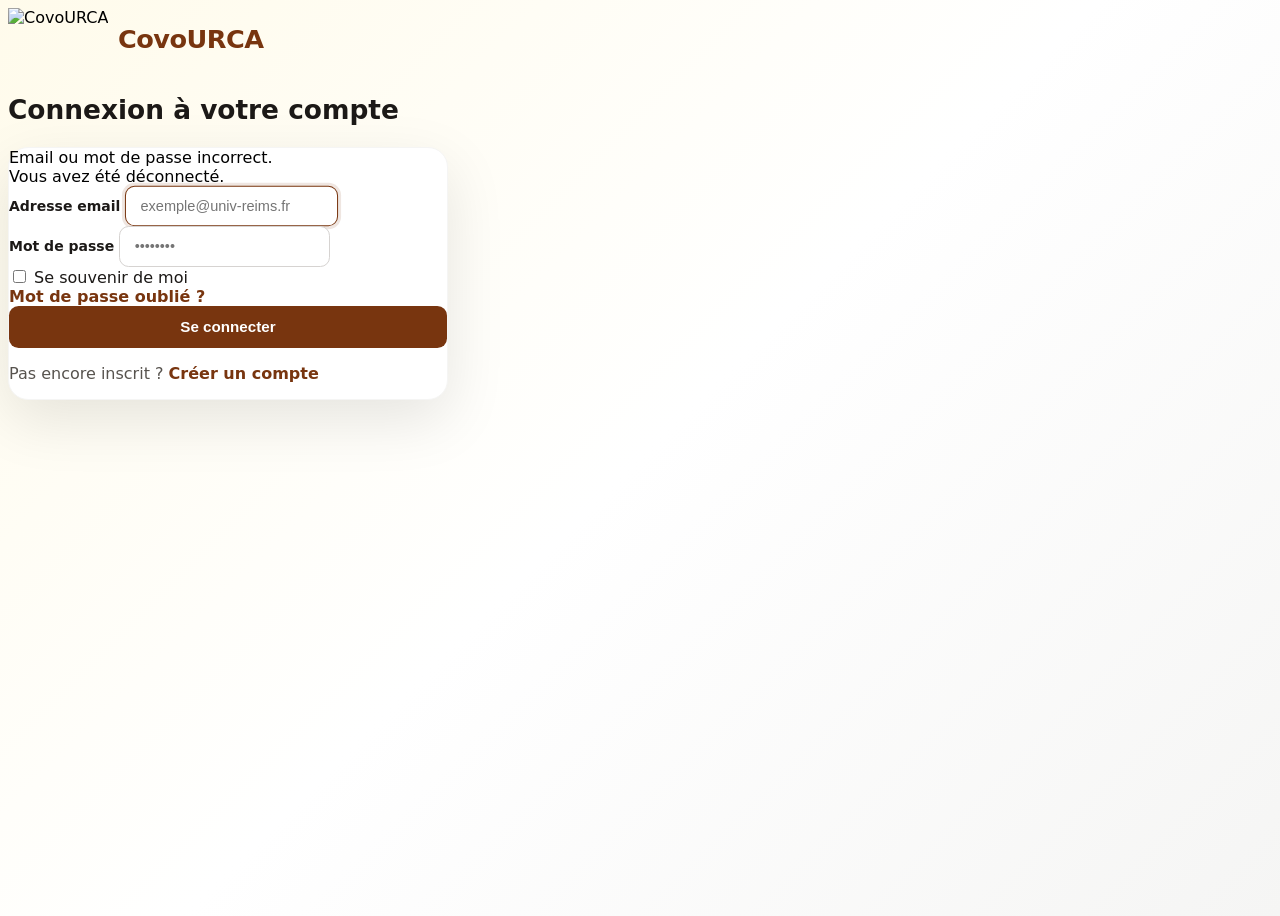
<file: src/main/resources/templates/auth/connexion.html>
<!DOCTYPE html>
<html xmlns:th="http://www.thymeleaf.org" lang="fr">
<head>
  <meta charset="UTF-8"/>
  <meta name="viewport" content="width=device-width, initial-scale=1"/>
  <title>Connexion – CovoURCA</title>
  <link rel="stylesheet" th:href="@{/webjars/bootstrap/5.3.3/css/bootstrap.min.css}"/>
  <style>
    :root {
      --amber: #78350f;
      --amber-hover: #92400e;
      --amber-50: #fffbeb;
      --stone-50: #fafaf9;
      --stone-100: #f5f5f4;
      --stone-200: #e7e5e4;
      --stone-300: #d6d3d1;
      --stone-600: #57534e;
      --stone-900: #1c1917;
    }

    /* ── Animations ── */
    @keyframes fadeIn {
      from { opacity: 0; }
      to   { opacity: 1; }
    }
    @keyframes slideUp {
      from { opacity: 0; transform: translateY(36px); }
      to   { opacity: 1; transform: translateY(0); }
    }
    @keyframes logoBounce {
      0%   { opacity: 0; transform: scale(0.7) translateY(-20px); }
      70%  { transform: scale(1.06) translateY(4px); }
      100% { opacity: 1; transform: scale(1) translateY(0); }
    }
    @keyframes inputFade {
      from { opacity: 0; transform: translateX(-12px); }
      to   { opacity: 1; transform: translateX(0); }
    }
    @keyframes shimmer {
      0%   { background-position: -200% 0; }
      100% { background-position:  200% 0; }
    }

    body {
      font-family: 'Segoe UI', system-ui, -apple-system, sans-serif;
      background: linear-gradient(135deg, var(--amber-50) 0%, #fff 50%, var(--stone-100) 100%);
      min-height: 100vh;
      animation: fadeIn 0.5s ease;
    }

    /* ── Logo ── */
    .covo-logo {
      display: inline-flex; align-items: center; gap: 0.6rem;
      text-decoration: none;
      animation: logoBounce 0.8s cubic-bezier(.36,.07,.19,.97) both;
    }
    .covo-logo img { height: 4rem; width: auto; }
    .covo-logo-text { display: flex; flex-direction: column; line-height: 1.15; text-align: left; }
    .covo-logo-name {
      font-weight: 800; font-size: 1.6rem;
      color: var(--amber); letter-spacing: -0.02em;
    }
    .covo-logo-sub {
      font-weight: 500; font-size: 0.65rem;
      color: var(--stone-600); letter-spacing: 0.04em; text-transform: uppercase;
    }

    /* ── Auth card ── */
    .auth-card {
      background: #fff;
      border: 1px solid var(--stone-100);
      border-radius: 1.25rem;
      box-shadow: 0 20px 60px rgba(0,0,0,.10);
      animation: slideUp 0.65s ease 0.15s both;
    }

    /* ── Form fields ── */
    .form-group-anim:nth-child(1) { animation: inputFade 0.5s ease 0.30s both; }
    .form-group-anim:nth-child(2) { animation: inputFade 0.5s ease 0.42s both; }
    .form-group-anim:nth-child(3) { animation: inputFade 0.5s ease 0.54s both; }
    .form-group-anim:nth-child(4) { animation: inputFade 0.5s ease 0.66s both; }

    .form-control {
      border-radius: 0.6rem;
      border: 1px solid var(--stone-300);
      padding: 0.7rem 0.9rem;
      font-size: 0.9rem;
      color: var(--stone-900);
      transition: border-color .2s, box-shadow .2s, transform .15s;
    }
    .form-control:focus {
      border-color: var(--amber);
      box-shadow: 0 0 0 3px rgba(120,53,15,.12);
      outline: none;
      transform: scale(1.01);
    }
    .form-label { font-size: 0.875rem; font-weight: 600; color: var(--stone-900); }

    /* ── Submit button ── */
    .btn-submit {
      background: var(--amber); color: #fff; border: none;
      border-radius: 0.6rem; font-weight: 700; padding: 0.8rem;
      width: 100%; font-size: 0.95rem; cursor: pointer;
      position: relative; overflow: hidden;
      transition: background .2s, transform .15s, box-shadow .2s;
      animation: inputFade 0.5s ease 0.72s both;
    }
    .btn-submit::after {
      content: '';
      position: absolute; inset: 0;
      background: linear-gradient(90deg, transparent 0%, rgba(255,255,255,.25) 50%, transparent 100%);
      background-size: 200% 100%;
      opacity: 0;
      transition: opacity .2s;
    }
    .btn-submit:hover {
      background: var(--amber-hover);
      transform: translateY(-2px);
      box-shadow: 0 10px 24px rgba(120,53,15,.35);
    }
    .btn-submit:hover::after {
      opacity: 1;
      animation: shimmer 0.8s linear;
    }

    .link-amber { color: var(--amber); font-weight: 600; text-decoration: none; transition: color .2s; }
    .link-amber:hover { color: var(--amber-hover); text-decoration: underline; }

    .form-check-input:checked { background-color: var(--amber); border-color: var(--amber); }
    .form-check-input:focus { box-shadow: 0 0 0 3px rgba(120,53,15,.12); }

    .page-title {
      animation: slideUp 0.6s ease 0.05s both;
      font-size: 1.65rem; color: var(--stone-900);
    }
  </style>
</head>
<body>
<div class="min-vh-100 d-flex flex-column justify-content-center py-5 px-3">
  <div class="mx-auto w-100" style="max-width: 440px;">

    <!-- Logo -->
    <div class="text-center mb-4">
      <a th:href="@{/}" class="covo-logo">
        <img th:src="@{/images/logo.png}" alt="CovoURCA"/>
        <div class="covo-logo-text">
          <span class="covo-logo-name">CovoURCA</span>
         
        </div>
      </a>
      <h2 class="mt-4 fw-bold page-title">Connexion à votre compte</h2>
    </div>

    <!-- Card -->
    <div class="auth-card">
      <div class="p-4 p-sm-5">

        <div th:if="${param.erreur}" class="alert alert-danger rounded-3 py-2 small border-0">
          Email ou mot de passe incorrect.
        </div>
        <div th:if="${param.deconnecte}" class="alert alert-success rounded-3 py-2 small border-0">
          Vous avez été déconnecté.
        </div>
        <div th:if="${success}" class="alert alert-success rounded-3 py-2 small border-0" th:text="${success}"></div>

        <form th:action="@{/connexion}" method="post" class="d-flex flex-column gap-3">

          <div class="form-group-anim">
            <label class="form-label mb-1">Adresse email</label>
            <input type="email" class="form-control" name="username" required autofocus
                   placeholder="exemple@univ-reims.fr"/>
          </div>

          <div class="form-group-anim">
            <label class="form-label mb-1">Mot de passe</label>
            <input type="password" class="form-control" name="password" required
                   placeholder="••••••••"/>
          </div>

          <div class="form-group-anim d-flex justify-content-between align-items-center">
            <div class="form-check mb-0">
              <input class="form-check-input" type="checkbox" id="remember">
              <label class="form-check-label small" for="remember" style="color:var(--stone-900);">
                Se souvenir de moi
              </label>
            </div>
            <a th:href="@{/mot-de-passe-oublie}" class="link-amber small">Mot de passe oublié ?</a>
          </div>

          <button type="submit" class="btn-submit mt-1">Se connecter</button>
        </form>

        <p class="text-center mt-4 mb-0 small" style="color: var(--stone-600); animation: inputFade 0.5s ease 0.8s both;">
          Pas encore inscrit ?
          <a th:href="@{/inscription}" class="link-amber">Créer un compte</a>
        </p>

      </div>
    </div>
  </div>
</div>
<script th:src="@{/webjars/bootstrap/5.3.3/js/bootstrap.bundle.min.js}"></script>
</body>
</html>
</file>
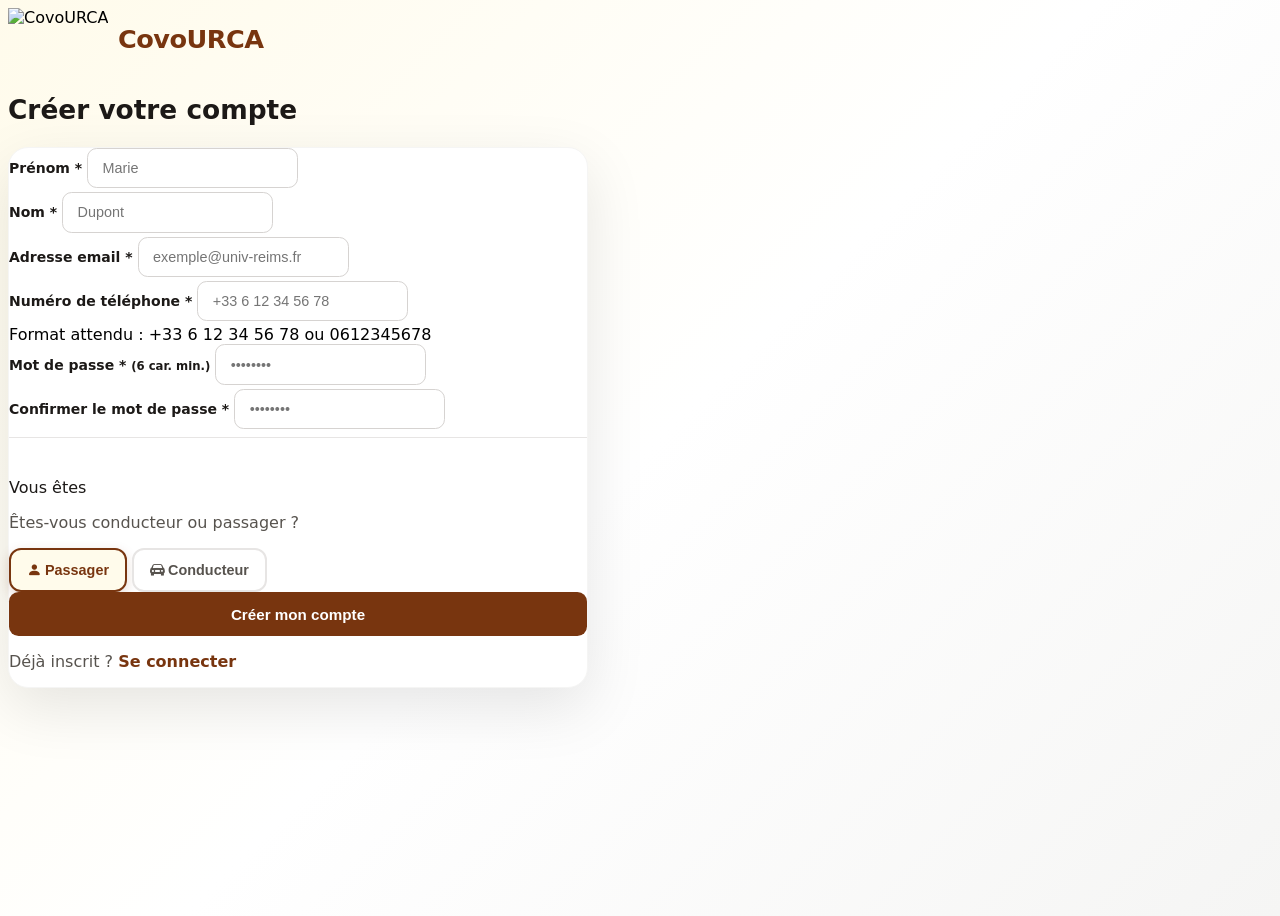
<file: src/main/resources/templates/auth/inscription.html>
<!DOCTYPE html>
<html xmlns:th="http://www.thymeleaf.org" lang="fr">
<head>
  <meta charset="UTF-8"/>
  <meta name="viewport" content="width=device-width, initial-scale=1"/>
  <title>Inscription – CovoURCA</title>
  <link rel="stylesheet" th:href="@{/webjars/bootstrap/5.3.3/css/bootstrap.min.css}"/>
  <link rel="stylesheet" href="https://cdn.jsdelivr.net/npm/bootstrap-icons@1.11.3/font/bootstrap-icons.min.css"/>
  <style>
    :root {
      --amber: #78350f;
      --amber-hover: #92400e;
      --amber-50: #fffbeb;
      --stone-50: #fafaf9;
      --stone-100: #f5f5f4;
      --stone-200: #e7e5e4;
      --stone-300: #d6d3d1;
      --stone-600: #57534e;
      --stone-900: #1c1917;
    }

    /* ── Animations ── */
    @keyframes fadeIn {
      from { opacity: 0; }
      to   { opacity: 1; }
    }
    @keyframes slideUp {
      from { opacity: 0; transform: translateY(36px); }
      to   { opacity: 1; transform: translateY(0); }
    }
    @keyframes logoBounce {
      0%   { opacity: 0; transform: scale(0.7) translateY(-20px); }
      70%  { transform: scale(1.06) translateY(4px); }
      100% { opacity: 1; transform: scale(1) translateY(0); }
    }
    @keyframes inputFade {
      from { opacity: 0; transform: translateX(-12px); }
      to   { opacity: 1; transform: translateX(0); }
    }
    @keyframes shimmer {
      0%   { background-position: -200% 0; }
      100% { background-position:  200% 0; }
    }
    @keyframes roleReveal {
      from { opacity: 0; max-height: 0; transform: translateY(-8px); }
      to   { opacity: 1; max-height: 600px; transform: translateY(0); }
    }

    body {
      font-family: 'Segoe UI', system-ui, -apple-system, sans-serif;
      background: linear-gradient(135deg, var(--amber-50) 0%, #fff 50%, var(--stone-100) 100%);
      min-height: 100vh;
      animation: fadeIn 0.5s ease;
    }

    /* ── Logo ── */
    .covo-logo {
      display: inline-flex; align-items: center; gap: 0.6rem;
      text-decoration: none;
      animation: logoBounce 0.8s cubic-bezier(.36,.07,.19,.97) both;
    }
    .covo-logo img { height: 4rem; width: auto; }
    .covo-logo-text { display: flex; flex-direction: column; line-height: 1.15; text-align: left; }
    .covo-logo-name {
      font-weight: 800; font-size: 1.6rem;
      color: var(--amber); letter-spacing: -0.02em;
    }
    .covo-logo-sub {
      font-weight: 500; font-size: 0.65rem;
      color: var(--stone-600); letter-spacing: 0.04em; text-transform: uppercase;
    }

    /* ── Auth card ── */
    .auth-card {
      background: #fff;
      border: 1px solid var(--stone-100);
      border-radius: 1.25rem;
      box-shadow: 0 20px 60px rgba(0,0,0,.10);
      animation: slideUp 0.65s ease 0.15s both;
    }

    /* ── Form fields ── */
    .form-row-anim:nth-child(1) { animation: inputFade 0.5s ease 0.28s both; }
    .form-row-anim:nth-child(2) { animation: inputFade 0.5s ease 0.38s both; }
    .form-row-anim:nth-child(3) { animation: inputFade 0.5s ease 0.48s both; }
    .form-row-anim:nth-child(4) { animation: inputFade 0.5s ease 0.58s both; }
    .form-row-anim:nth-child(5) { animation: inputFade 0.5s ease 0.68s both; }

    .form-control, .form-select {
      border-radius: 0.6rem;
      border: 1px solid var(--stone-300);
      padding: 0.7rem 0.9rem;
      font-size: 0.9rem;
      color: var(--stone-900);
      transition: border-color .2s, box-shadow .2s, transform .15s;
    }
    .form-control:focus, .form-select:focus {
      border-color: var(--amber);
      box-shadow: 0 0 0 3px rgba(120,53,15,.12);
      outline: none;
      transform: scale(1.01);
    }
    .form-label { font-size: 0.875rem; font-weight: 600; color: var(--stone-900); }
    .text-danger.small { font-size: 0.78rem; margin-top: 0.25rem; }

    /* ── Role toggle ── */
    .role-btn {
      flex: 1; padding: 0.75rem 1rem;
      border-radius: 0.75rem; border: 2px solid var(--stone-200);
      background: #fff; color: var(--stone-600); font-weight: 600;
      font-size: 0.9rem; cursor: pointer;
      transition: all .25s;
    }
    .role-btn.active {
      border-color: var(--amber);
      background: var(--amber-50);
      color: var(--amber);
      box-shadow: 0 4px 12px rgba(120,53,15,.18);
    }
    .role-btn:hover:not(.active) {
      border-color: rgba(120,53,15,.4);
      background: var(--stone-50);
      transform: translateY(-1px);
    }

    /* ── Driver section ── */
    .driver-section {
      background: var(--stone-50);
      border: 1px solid var(--stone-200);
      border-radius: 0.75rem;
      padding: 1.5rem;
      animation: slideUp 0.4s ease both;
    }

    /* ── Submit button ── */
    .btn-submit {
      background: var(--amber); color: #fff; border: none;
      border-radius: 0.6rem; font-weight: 700; padding: 0.85rem;
      width: 100%; font-size: 0.95rem; cursor: pointer;
      position: relative; overflow: hidden;
      transition: background .2s, transform .15s, box-shadow .2s;
      animation: inputFade 0.5s ease 0.78s both;
    }
    .btn-submit::after {
      content: '';
      position: absolute; inset: 0;
      background: linear-gradient(90deg, transparent 0%, rgba(255,255,255,.25) 50%, transparent 100%);
      background-size: 200% 100%;
      opacity: 0;
      transition: opacity .2s;
    }
    .btn-submit:hover {
      background: var(--amber-hover);
      transform: translateY(-2px);
      box-shadow: 0 10px 24px rgba(120,53,15,.35);
    }
    .btn-submit:hover::after {
      opacity: 1;
      animation: shimmer 0.8s linear;
    }

    .link-amber { color: var(--amber); font-weight: 600; text-decoration: none; transition: color .2s; }
    .link-amber:hover { color: var(--amber-hover); text-decoration: underline; }

    .section-divider {
      border-top: 1px solid var(--stone-200);
      padding-top: 1.5rem;
      margin-top: 0.5rem;
    }

    .page-title {
      animation: slideUp 0.6s ease 0.05s both;
      font-size: 1.65rem; color: var(--stone-900);
    }
  </style>
</head>
<body>
<div class="py-5 px-3">
  <div class="mx-auto w-100" style="max-width: 580px;">

    <!-- Logo -->
    <div class="text-center mb-4">
      <a th:href="@{/}" class="covo-logo">
        <img th:src="@{/images/logo.png}" alt="CovoURCA"/>
        <div class="covo-logo-text">
          <span class="covo-logo-name">CovoURCA</span>
          
        </div>
      </a>
      <h2 class="mt-4 fw-bold page-title">Créer votre compte</h2>
    </div>

    <!-- Card -->
    <div class="auth-card">
      <div class="p-4 p-sm-5">

        <div th:if="${erreur}" class="alert alert-danger rounded-3 py-2 small border-0" th:text="${erreur}"></div>

        <form th:action="@{/inscription}" th:object="${inscriptionDto}" method="post" class="d-flex flex-column gap-3">

          <!-- Name row -->
          <div class="row g-3 form-row-anim">
            <div class="col-md-6">
              <label class="form-label mb-1">Prénom *</label>
              <input type="text" class="form-control" th:field="*{prenom}" required placeholder="Marie"/>
              <div class="text-danger small" th:if="${#fields.hasErrors('prenom')}" th:errors="*{prenom}"></div>
            </div>
            <div class="col-md-6">
              <label class="form-label mb-1">Nom *</label>
              <input type="text" class="form-control" th:field="*{nom}" required placeholder="Dupont"/>
              <div class="text-danger small" th:if="${#fields.hasErrors('nom')}" th:errors="*{nom}"></div>
            </div>
          </div>

          <!-- Email -->
          <div class="form-row-anim">
            <label class="form-label mb-1">Adresse email *</label>
            <input type="email" class="form-control" th:field="*{email}" required
                   placeholder="exemple@univ-reims.fr"/>
            <div class="text-danger small" th:if="${#fields.hasErrors('email')}" th:errors="*{email}"></div>
          </div>

          <!-- Phone -->
          <div class="form-row-anim">
            <label class="form-label mb-1">Numéro de téléphone *</label>
            <input type="tel" class="form-control" th:field="*{telephone}" required
                   placeholder="+33 6 12 34 56 78"/>
            <div class="text-danger small" th:if="${#fields.hasErrors('telephone')}" th:errors="*{telephone}"></div>
            <div class="form-hint" th:unless="${#fields.hasErrors('telephone')}">Format attendu : +33 6 12 34 56 78 ou 0612345678</div>
          </div>

          <!-- Password row -->
          <div class="row g-3 form-row-anim">
            <div class="col-md-6">
              <label class="form-label mb-1">Mot de passe * <small class="text-muted fw-normal">(6 car. min.)</small></label>
              <input type="password" class="form-control" th:field="*{motDePasse}" required minlength="6"
                     placeholder="••••••••"/>
              <div class="text-danger small" th:if="${#fields.hasErrors('motDePasse')}" th:errors="*{motDePasse}"></div>
            </div>
            <div class="col-md-6">
              <label class="form-label mb-1">Confirmer le mot de passe *</label>
              <input type="password" class="form-control" id="confirmPwd" required minlength="6"
                     placeholder="••••••••"/>
              <div class="text-danger small" id="pwd-mismatch" style="display:none;">Les mots de passe ne correspondent pas.</div>
            </div>
          </div>

          <!-- Role selection -->
          <div class="section-divider form-row-anim">
            <p class="fw-semibold mb-1" style="color:var(--stone-900);">Vous êtes</p>
            <p class="small mb-3" style="color:var(--stone-600);">Êtes-vous conducteur ou passager ?</p>
            <div class="d-flex gap-3 mb-3">
              <button type="button" class="role-btn active" id="btn-passenger" onclick="setRole('passenger')">
                <i class="bi bi-person-fill me-1"></i> Passager
              </button>
              <button type="button" class="role-btn" id="btn-driver" onclick="setRole('driver')">
                <i class="bi bi-car-front-fill me-1"></i> Conducteur
              </button>
            </div>

            <!-- Driver vehicle section (hidden by default) -->
            <div class="driver-section" id="driver-section" style="display:none;">
              <h6 class="fw-semibold mb-3" style="color:var(--stone-900);">Informations du véhicule</h6>
              <div class="row g-3">
                <div class="col-md-6">
                  <label class="form-label mb-1">Marque</label>
                  <input type="text" class="form-control" th:field="*{marque}" placeholder="Renault"/>
                </div>
                <div class="col-md-6">
                  <label class="form-label mb-1">Modèle</label>
                  <input type="text" class="form-control" th:field="*{modele}" placeholder="Clio"/>
                </div>
                <div class="col-md-6">
                  <label class="form-label mb-1">Couleur</label>
                  <input type="text" class="form-control" th:field="*{couleur}" placeholder="Blanc"/>
                </div>
                <div class="col-md-6">
                  <label class="form-label mb-1">Immatriculation</label>
                  <input type="text" class="form-control" th:field="*{immatriculation}" placeholder="AB-123-CD"/>
                </div>
              </div>
            </div>
          </div>

          <button type="submit" class="btn-submit mt-1">Créer mon compte</button>
        </form>

        <p class="text-center mt-4 mb-0 small" style="color: var(--stone-600);">
          Déjà inscrit ?
          <a th:href="@{/connexion}" class="link-amber">Se connecter</a>
        </p>

      </div>
    </div>
  </div>
</div>

<script th:src="@{/webjars/bootstrap/5.3.3/js/bootstrap.bundle.min.js}"></script>
<script>
  function setRole(role) {
    const driverSection = document.getElementById('driver-section');
    const btnPassenger  = document.getElementById('btn-passenger');
    const btnDriver     = document.getElementById('btn-driver');

    if (role === 'driver') {
      driverSection.style.display = '';
      btnDriver.classList.add('active');
      btnPassenger.classList.remove('active');
    } else {
      driverSection.style.display = 'none';
      btnPassenger.classList.add('active');
      btnDriver.classList.remove('active');
      ['marque','modele','couleur','immatriculation'].forEach(function(id) {
        var el = document.querySelector('[name="' + id + '"]');
        if (el) el.value = '';
      });
    }
  }

  document.querySelector('form').addEventListener('submit', function(e) {
    var pwd     = document.querySelector('[name="motDePasse"]').value;
    var confirm = document.getElementById('confirmPwd').value;
    var msg     = document.getElementById('pwd-mismatch');
    if (pwd !== confirm) {
      e.preventDefault();
      msg.style.display = '';
      document.getElementById('confirmPwd').focus();
    } else {
      msg.style.display = 'none';
    }
  });
</script>
</body>
</html>
</file>
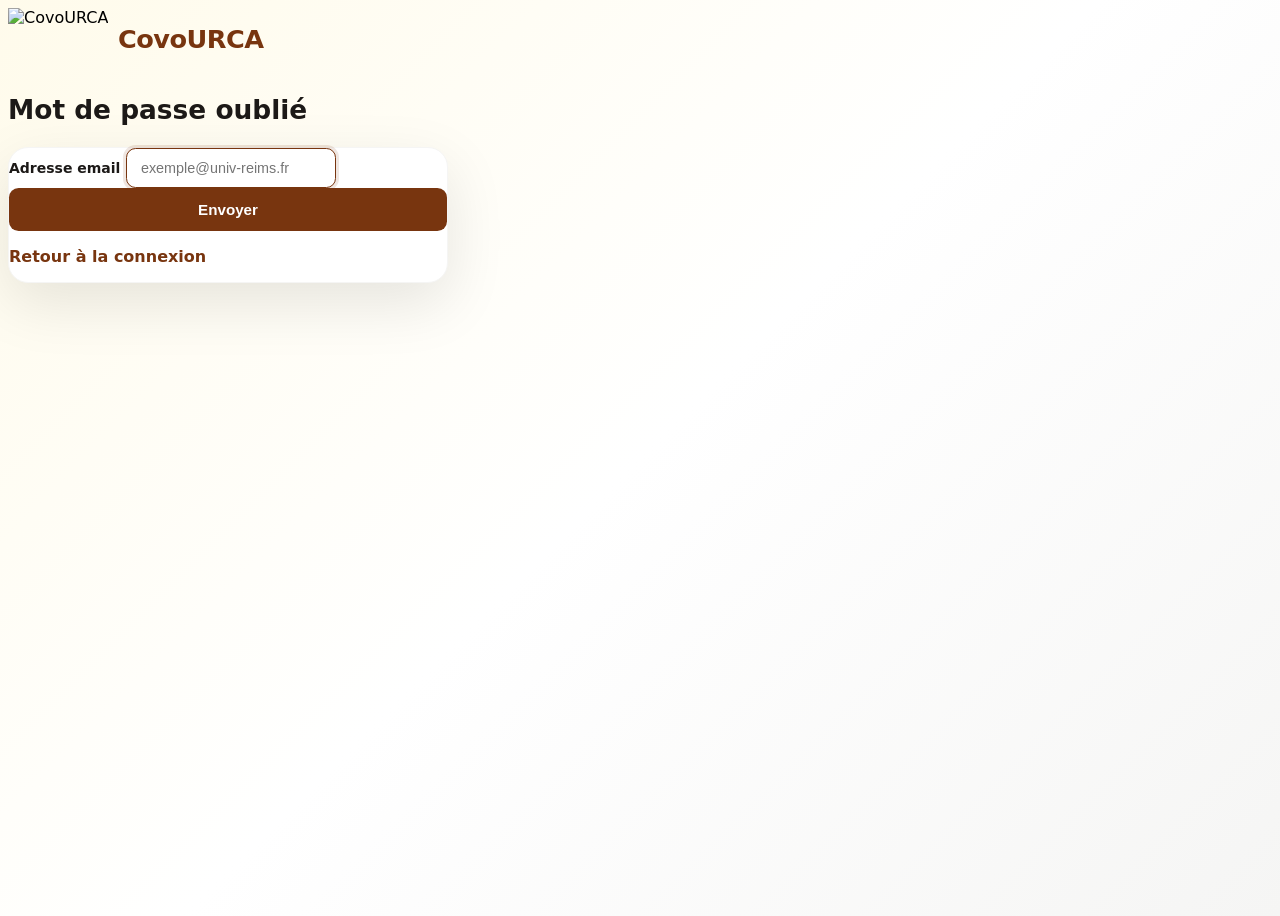
<file: src/main/resources/templates/auth/mot-de-passe-oublie.html>
<!DOCTYPE html>
<html xmlns:th="http://www.thymeleaf.org" lang="fr">
<head>
  <meta charset="UTF-8"/>
  <meta name="viewport" content="width=device-width, initial-scale=1"/>
  <title>Mot de passe oublié – CovoURCA</title>
  <link rel="stylesheet" th:href="@{/webjars/bootstrap/5.3.3/css/bootstrap.min.css}"/>
  <style>
    :root {
      --amber: #78350f;
      --amber-hover: #92400e;
      --amber-50: #fffbeb;
      --stone-50: #fafaf9;
      --stone-100: #f5f5f4;
      --stone-200: #e7e5e4;
      --stone-300: #d6d3d1;
      --stone-600: #57534e;
      --stone-900: #1c1917;
    }
    @keyframes fadeIn { from { opacity: 0; } to { opacity: 1; } }
    @keyframes slideUp { from { opacity: 0; transform: translateY(36px); } to { opacity: 1; transform: translateY(0); } }
    @keyframes logoBounce {
      0%   { opacity: 0; transform: scale(0.7) translateY(-20px); }
      70%  { transform: scale(1.06) translateY(4px); }
      100% { opacity: 1; transform: scale(1) translateY(0); }
    }
    body {
      font-family: 'Segoe UI', system-ui, -apple-system, sans-serif;
      background: linear-gradient(135deg, var(--amber-50) 0%, #fff 50%, var(--stone-100) 100%);
      min-height: 100vh;
      animation: fadeIn 0.5s ease;
    }
    .covo-logo {
      display: inline-flex; align-items: center; gap: 0.6rem;
      text-decoration: none;
      animation: logoBounce 0.8s cubic-bezier(.36,.07,.19,.97) both;
    }
    .covo-logo img { height: 4rem; width: auto; }
    .covo-logo-text { display: flex; flex-direction: column; line-height: 1.15; text-align: left; }
    .covo-logo-name { font-weight: 800; font-size: 1.6rem; color: var(--amber); letter-spacing: -0.02em; }
    .auth-card {
      background: #fff;
      border: 1px solid var(--stone-100);
      border-radius: 1.25rem;
      box-shadow: 0 20px 60px rgba(0,0,0,.10);
      animation: slideUp 0.65s ease 0.15s both;
    }
    .form-control {
      border-radius: 0.6rem;
      border: 1px solid var(--stone-300);
      padding: 0.7rem 0.9rem;
      font-size: 0.9rem;
      color: var(--stone-900);
      transition: border-color .2s, box-shadow .2s;
    }
    .form-control:focus {
      border-color: var(--amber);
      box-shadow: 0 0 0 3px rgba(120,53,15,.12);
      outline: none;
    }
    .form-label { font-size: 0.875rem; font-weight: 600; color: var(--stone-900); }
    .btn-submit {
      background: var(--amber); color: #fff; border: none;
      border-radius: 0.6rem; font-weight: 700; padding: 0.8rem;
      width: 100%; font-size: 0.95rem; cursor: pointer;
      transition: background .2s, transform .15s, box-shadow .2s;
    }
    .btn-submit:hover {
      background: var(--amber-hover);
      transform: translateY(-2px);
      box-shadow: 0 10px 24px rgba(120,53,15,.35);
    }
    .link-amber { color: var(--amber); font-weight: 600; text-decoration: none; }
    .link-amber:hover { color: var(--amber-hover); text-decoration: underline; }
    .page-title {
      animation: slideUp 0.6s ease 0.05s both;
      font-size: 1.65rem; color: var(--stone-900);
    }
  </style>
</head>
<body>
<div class="min-vh-100 d-flex flex-column justify-content-center py-5 px-3">
  <div class="mx-auto w-100" style="max-width: 440px;">
    <div class="text-center mb-4">
      <a th:href="@{/}" class="covo-logo">
        <img th:src="@{/images/logo.png}" alt="CovoURCA"/>
        <div class="covo-logo-text">
          <span class="covo-logo-name">CovoURCA</span>
        </div>
      </a>
      <h2 class="mt-4 fw-bold page-title">Mot de passe oublié</h2>
    </div>
    <div class="auth-card">
      <div class="p-4 p-sm-5">
        <div th:if="${success}" class="alert alert-success rounded-3 py-2 small border-0" th:text="${success}"></div>
        <form th:action="@{/mot-de-passe-oublie}" method="post" class="d-flex flex-column gap-3">
          <div>
            <label class="form-label mb-1">Adresse email</label>
            <input type="email" class="form-control" name="email" required autofocus
                   placeholder="exemple@univ-reims.fr"/>
          </div>
          <button type="submit" class="btn-submit mt-1">Envoyer</button>
        </form>
        <p class="text-center mt-4 mb-0 small" style="color: var(--stone-600);">
          <a th:href="@{/connexion}" class="link-amber">Retour à la connexion</a>
        </p>
      </div>
    </div>
  </div>
</div>
<script th:src="@{/webjars/bootstrap/5.3.3/js/bootstrap.bundle.min.js}"></script>
</body>
</html>
</file>
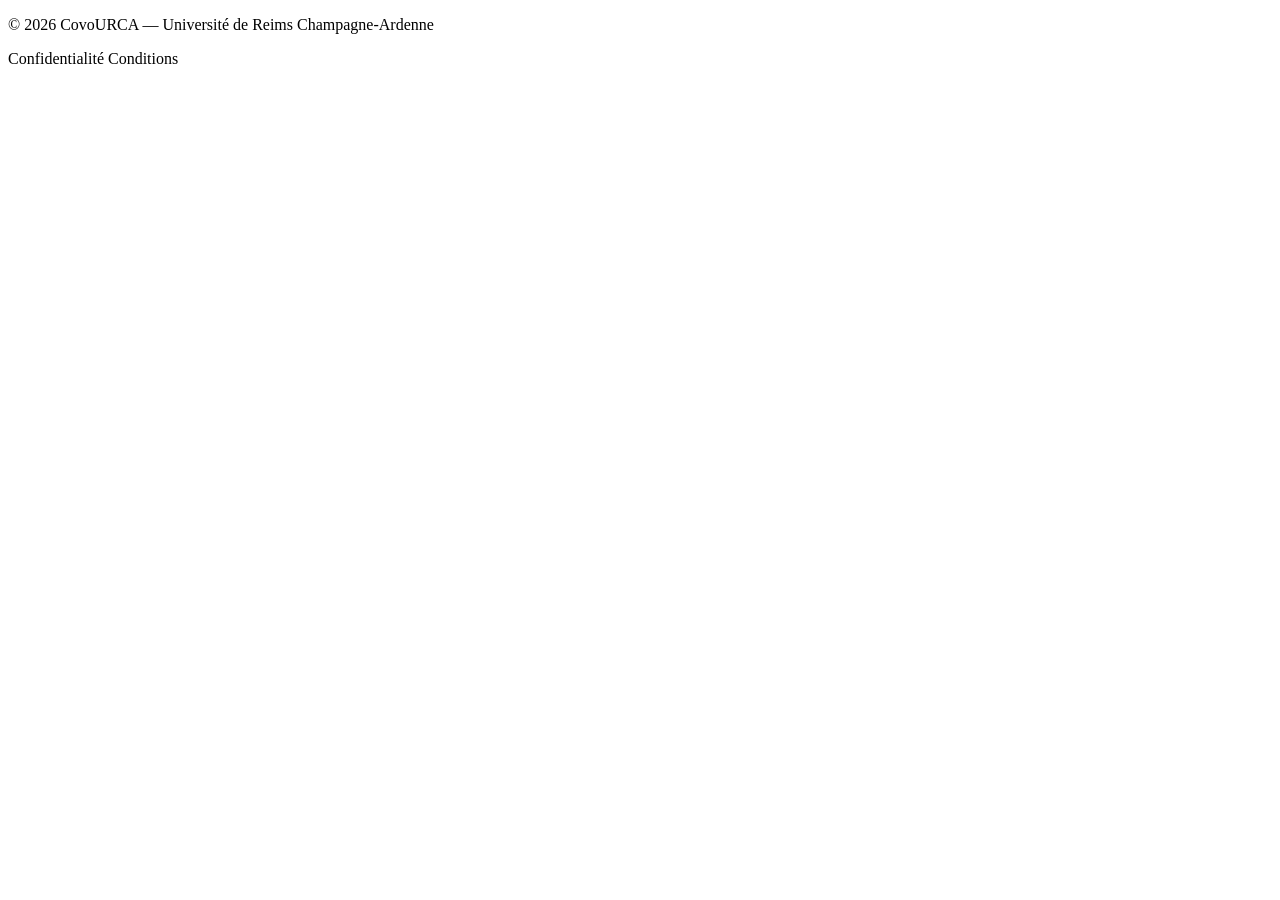
<file: src/main/resources/templates/fragments/footer.html>
<!DOCTYPE html>
<html xmlns:th="http://www.thymeleaf.org">
<body>
<footer th:fragment="footer" class="app-footer">
  <div class="container text-center">
    <p class="mb-2">© 2026 CovoURCA — Université de Reims Champagne-Ardenne</p>
    <div class="d-flex justify-content-center gap-4">
      <a th:href="@{/confidentialite}">Confidentialité</a>
      <a th:href="@{/conditions}">Conditions</a>
    </div>
  </div>
</footer>
</body>
</html>
</file>
